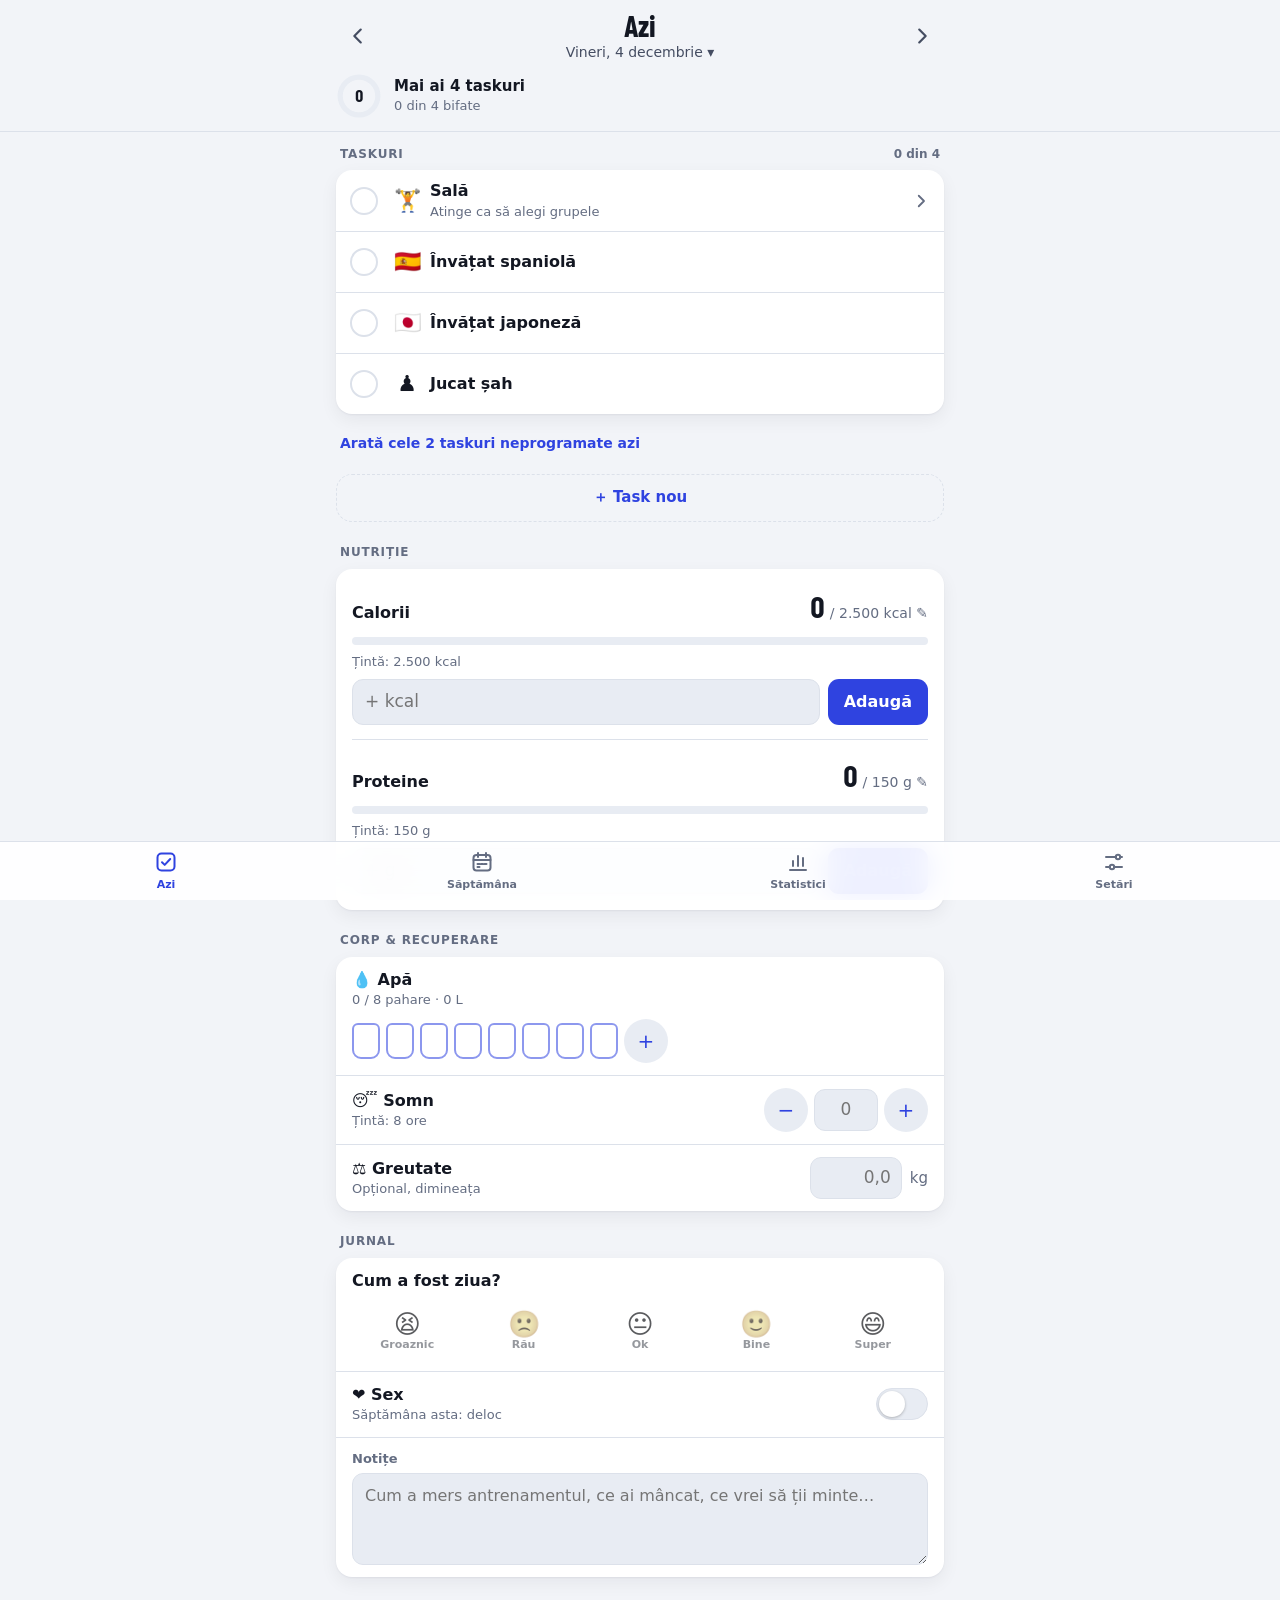
<file: index.html>
<!doctype html>
<html lang="ro">
<head>
<meta charset="utf-8">
<meta name="viewport" content="width=device-width, initial-scale=1, viewport-fit=cover">
<title>Program Zilnic</title>
<meta name="description" content="Programul tău zilnic: taskuri de bifat, sală, alergare, calorii și statistici.">
<meta name="theme-color" content="#F2F4F8" media="(prefers-color-scheme: light)">
<meta name="theme-color" content="#0D1017" media="(prefers-color-scheme: dark)">
<meta name="apple-mobile-web-app-capable" content="yes">
<meta name="mobile-web-app-capable" content="yes">
<meta name="apple-mobile-web-app-status-bar-style" content="default">
<meta name="apple-mobile-web-app-title" content="Program">
<meta name="format-detection" content="telephone=no">
<link rel="apple-touch-icon" href="icons/apple-touch-icon.png">
<link rel="icon" type="image/png" sizes="192x192" href="icons/icon-192.png">
<link rel="manifest" href="manifest.webmanifest">
<link rel="preconnect" href="https://fonts.gstatic.com" crossorigin><link rel="preload" as="style" href="https://fonts.googleapis.com/css2?family=Barlow+Condensed:wght@600;700&display=swap" onload="this.onload=null;this.rel='stylesheet'"><noscript><link rel="stylesheet" href="https://fonts.googleapis.com/css2?family=Barlow+Condensed:wght@600;700&display=swap"></noscript>
<style>:root{color-scheme:light;padding-top:env(safe-area-inset-top,0px);padding-bottom:env(safe-area-inset-bottom,0px)}body{margin:0;font:14px system-ui,sans-serif}img{max-width:100%}[hidden]{display:none!important}</style>
<style>
:root {
  /* Layout: one-column phone logbook — sticky day header, iOS-style grouped lists, fixed tab bar */
  --bg: #F2F4F8;
  --surface: #FFFFFF;
  --surface-2: #E8ECF3;
  --line: #DCE1EA;
  --ink: #131722;
  --ink-2: #454D62;
  --ink-3: #646D82;
  --accent: #2F43E0;
  --accent-ink: #FFFFFF;
  --accent-soft: #E1E5FF;
  --done: #13804A;
  --done-ink: #FFFFFF;
  --done-soft: #DAF1E3;
  --miss: #B4472A;
  --heart: #CF2F66;
  --todo: #8A93A6;
  --scrim: rgba(12, 15, 24, 0.42);
  --shadow: 0 1px 2px rgba(19, 23, 34, 0.05), 0 6px 18px rgba(19, 23, 34, 0.06);
  --font-display: "Barlow Condensed", "Arial Narrow", "Roboto Condensed", system-ui, sans-serif;
  --font-body: -apple-system, BlinkMacSystemFont, "SF Pro Text", system-ui, "Segoe UI", Roboto, "Helvetica Neue", Arial, sans-serif;
  --radius: 16px;
  --radius-sm: 11px;
  --tabbar-h: 58px;
}
@media (prefers-color-scheme: dark) {
  :root:not([data-theme="light"]) {
    --bg: #0D1017;
    --surface: #171B25;
    --surface-2: #232937;
    --line: #2B3242;
    --ink: #EDF0F6;
    --ink-2: #B4BBCC;
    --ink-3: #8D96AA;
    --accent: #8A98FF;
    --accent-ink: #0D1017;
    --accent-soft: #252C57;
    --done: #48C27E;
    --done-ink: #0D1017;
    --done-soft: #163323;
    --miss: #F08A6C;
    --heart: #F2679A;
    --todo: #6B7488;
    --scrim: rgba(0, 0, 0, 0.6);
    --shadow: 0 1px 2px rgba(0, 0, 0, 0.3);
    color-scheme: dark;
  }
}
:root[data-theme="dark"] {
  --bg: #0D1017;
  --surface: #171B25;
  --surface-2: #232937;
  --line: #2B3242;
  --ink: #EDF0F6;
  --ink-2: #B4BBCC;
  --ink-3: #8D96AA;
  --accent: #8A98FF;
  --accent-ink: #0D1017;
  --accent-soft: #252C57;
  --done: #48C27E;
  --done-ink: #0D1017;
  --done-soft: #163323;
  --miss: #F08A6C;
  --heart: #F2679A;
  --todo: #6B7488;
  --scrim: rgba(0, 0, 0, 0.6);
  --shadow: 0 1px 2px rgba(0, 0, 0, 0.3);
  color-scheme: dark;
}

* { box-sizing: border-box; }
html { -webkit-text-size-adjust: 100%; }
body {
  background: var(--bg);
  color: var(--ink);
  font-family: var(--font-body);
  font-size: 16px;
  line-height: 1.4;
  -webkit-font-smoothing: antialiased;
  -webkit-tap-highlight-color: transparent;
}
body.locked { overflow: hidden; }
body::before {
  content: "";
  position: fixed;
  inset: 0 0 auto;
  height: env(safe-area-inset-top, 0px);
  z-index: 20;
  background: var(--bg);
}
button, input, textarea, select { font: inherit; color: inherit; }
button { cursor: pointer; touch-action: manipulation; background: none; border: 0; padding: 0; }
:focus-visible { outline: 2px solid var(--accent); outline-offset: 2px; }
.sr { position: absolute; width: 1px; height: 1px; overflow: hidden; clip: rect(0 0 0 0); white-space: nowrap; }

/* ---------- shell ---------- */
#view {
  min-height: 100%;
  padding-bottom: calc(var(--tabbar-h) + 28px);
}
.page {
  display: flex;
  flex-direction: column;
  gap: 22px;
  max-width: 640px;
  margin: 0 auto;
  padding-left: max(16px, env(safe-area-inset-left, 0px));
  padding-right: max(16px, env(safe-area-inset-right, 0px));
  padding-block: 14px 0;
}
.topbar {
  position: sticky;
  top: env(safe-area-inset-top, 0px);
  z-index: 15;
  background: var(--bg);
  -webkit-backdrop-filter: saturate(1.6) blur(14px);
  backdrop-filter: saturate(1.6) blur(14px);
  border-bottom: 1px solid var(--line);
}
.topbar-in {
  max-width: 640px;
  margin: 0 auto;
  padding-left: max(16px, env(safe-area-inset-left, 0px));
  padding-right: max(16px, env(safe-area-inset-right, 0px));
  padding-block: 10px 12px;
  display: flex;
  flex-direction: column;
  gap: 10px;
}
.title {
  font-family: var(--font-display);
  font-weight: 700;
  font-size: 34px;
  line-height: 1;
  letter-spacing: 0.01em;
  margin: 6px 0 0;
  text-wrap: balance;
}
.daynav { display: grid; grid-template-columns: 44px 1fr 44px; align-items: center; gap: 6px; }
.icon-btn {
  width: 44px; height: 44px;
  display: grid; place-items: center;
  border-radius: 50%;
  color: var(--ink-2);
}
.icon-btn:active { background: var(--surface-2); }
.icon-btn svg { width: 22px; height: 22px; }
.date-pick { position: relative; text-align: center; display: flex; flex-direction: column; align-items: center; min-width: 0; }
.dp-wd {
  font-family: var(--font-display);
  font-weight: 700;
  font-size: 30px;
  line-height: 1;
  letter-spacing: 0.01em;
}
.dp-date { font-size: 14px; color: var(--ink-2); margin-top: 3px; }
.date-pick input[type="date"] {
  position: absolute; inset: 0;
  width: 100%; height: 100%;
  opacity: 0;
  -webkit-appearance: none; appearance: none;
  border: 0;
  cursor: pointer;
}
.pill-link {
  align-self: center;
  font-size: 13px;
  font-weight: 600;
  color: var(--accent);
  background: var(--accent-soft);
  padding: 6px 12px;
  border-radius: 999px;
}

/* progress summary under the date */
.prog { display: grid; grid-template-columns: auto 1fr auto; gap: 12px; align-items: center; }
.ring { width: 46px; height: 46px; position: relative; }
.ring svg { width: 100%; height: 100%; transform: rotate(-90deg); }
.ring .trk { stroke: var(--surface-2); }
.ring .val { stroke: var(--accent); transition: stroke-dashoffset 0.35s ease; }
.ring.full .val { stroke: var(--done); }
.ring b {
  position: absolute; inset: 0;
  display: grid; place-items: center;
  font-family: var(--font-display);
  font-size: 17px;
  font-weight: 700;
  font-variant-numeric: tabular-nums;
}
.ring.pop { animation: pop 0.6s ease; }
@keyframes pop { 0% { transform: scale(1); } 40% { transform: scale(1.18); } 100% { transform: scale(1); } }
.prog-text { display: flex; flex-direction: column; min-width: 0; }
.prog-text b { font-size: 15px; }
.prog-text span { font-size: 13px; color: var(--ink-3); }
.streak {
  font-size: 13px;
  font-weight: 600;
  padding: 6px 10px;
  border-radius: 999px;
  background: var(--surface);
  border: 1px solid var(--line);
  white-space: nowrap;
  font-variant-numeric: tabular-nums;
}

/* ---------- sections & lists ---------- */
.sec { display: flex; flex-direction: column; gap: 8px; }
.sec-label {
  margin: 0 4px;
  font-size: 12px;
  font-weight: 700;
  text-transform: uppercase;
  letter-spacing: 0.07em;
  color: var(--ink-3);
  display: flex;
  justify-content: space-between;
  align-items: baseline;
  gap: 8px;
}
.sec-label span { text-transform: none; letter-spacing: 0; font-weight: 600; }
.list, .card {
  background: var(--surface);
  border-radius: var(--radius);
  box-shadow: var(--shadow);
}
.list { overflow: hidden; }
.card { padding: 16px; display: flex; flex-direction: column; gap: 14px; min-width: 0; }
.list > * + * { border-top: 1px solid var(--line); }
.list-dim .t-name { color: var(--ink-2); }
.empty { margin: 0; padding: 14px 16px; color: var(--ink-3); font-size: 15px; background: var(--surface); border-radius: var(--radius); }
.more {
  align-self: flex-start;
  font-size: 14px;
  font-weight: 600;
  color: var(--accent);
  padding: 6px 4px;
  min-height: 44px;
}
.sec-label .more { min-height: 44px; margin: -14px 0; padding: 0 4px; text-transform: none; letter-spacing: 0; }
.add-row {
  display: flex; align-items: center; justify-content: center; gap: 6px;
  min-height: 48px;
  border-radius: var(--radius);
  border: 1.5px dashed var(--line);
  color: var(--accent);
  font-weight: 600;
  font-size: 15px;
}
.add-row:active { background: var(--surface); }

/* ---------- tasks ---------- */
.task-head { display: grid; grid-template-columns: 56px 1fr; align-items: stretch; min-height: 60px; }
.check {
  display: grid; place-items: center;
  width: 56px;
}
.check i {
  width: 28px; height: 28px;
  border-radius: 50%;
  border: 2px solid var(--line);
  display: grid; place-items: center;
  transition: background 0.15s, border-color 0.15s;
}
.check svg { width: 16px; height: 16px; opacity: 0; transform: scale(0.6); transition: 0.15s; stroke: var(--done-ink); }
.check.on i { background: var(--done); border-color: var(--done); }
.check.on svg { opacity: 1; transform: none; }
.task-main {
  display: grid;
  grid-template-columns: 30px 1fr auto;
  align-items: center;
  gap: 8px;
  padding: 10px 14px 10px 0;
  text-align: left;
  min-width: 0;
}
.t-emoji { font-size: 22px; line-height: 1; text-align: center; }
.t-text { display: flex; flex-direction: column; min-width: 0; }
.t-name { font-size: 16px; font-weight: 600; }
.t-sum { font-size: 13px; color: var(--ink-3); overflow-wrap: anywhere; }
.t-sum b { color: var(--ink-2); font-weight: 600; }
.chev { color: var(--ink-3); display: grid; place-items: center; transition: transform 0.2s; }
.chev svg { width: 18px; height: 18px; }
.task.open .chev { transform: rotate(90deg); }
.task-panel {
  padding: 4px 16px 16px;
  display: flex;
  flex-direction: column;
  gap: 12px;
}
.hint { margin: 0; font-size: 13px; color: var(--ink-3); }
.hint b { color: var(--ink-2); font-weight: 600; }

.chips { display: flex; flex-wrap: wrap; gap: 8px; }
.chip {
  display: inline-flex; align-items: center; gap: 6px;
  min-height: 44px;
  padding: 8px 14px;
  border-radius: 999px;
  background: var(--surface-2);
  font-size: 15px;
  font-weight: 500;
  border: 1.5px solid transparent;
  transition: background 0.12s, color 0.12s;
}
.chip.on { background: var(--accent); color: var(--accent-ink); }
.chip-n { font-size: 12px; font-weight: 700; opacity: 0.75; font-variant-numeric: tabular-nums; }
.chip .x { font-size: 17px; line-height: 1; opacity: 0.6; margin-right: -4px; }

/* fields */
.fields { display: grid; grid-template-columns: repeat(auto-fit, minmax(130px, 1fr)); gap: 10px; }
.field { display: flex; flex-direction: column; gap: 5px; min-width: 0; }
.field > span:first-child { font-size: 13px; color: var(--ink-3); font-weight: 600; }
.input, .input-unit input, textarea.input {
  width: 100%;
  min-width: 0;
  font-size: 17px;
  padding: 10px 12px;
  border: 1px solid var(--line);
  border-radius: var(--radius-sm);
  background: var(--surface-2);
  outline: none;
}
.input:focus, .input-unit input:focus { border-color: var(--accent); background: var(--surface); }
.input-unit { display: flex; align-items: center; gap: 8px; color: var(--ink-3); font-size: 15px; }
.input-unit input { font-variant-numeric: tabular-nums; }
textarea.input { min-height: 92px; resize: vertical; line-height: 1.45; font-size: 16px; }

.sport-rows { display: flex; flex-direction: column; gap: 10px; }
.sport-row {
  display: grid;
  grid-template-columns: minmax(0, 1fr) 96px 96px;
  gap: 8px;
  align-items: center;
}
.sport-row .sr-name { font-weight: 600; font-size: 15px; overflow-wrap: break-word; min-width: 0; }
.sport-row .input-unit input { padding: 8px 10px; font-size: 16px; }

/* ---------- metrics (nutrition etc.) ---------- */
.metric { display: flex; flex-direction: column; gap: 8px; }
.metric + .metric { border-top: 1px solid var(--line); padding-top: 14px; }
.metric-top { display: flex; justify-content: space-between; align-items: baseline; gap: 10px; }
.metric-label { font-weight: 600; font-size: 16px; }
.metric-val { display: inline-flex; align-items: baseline; gap: 5px; color: var(--ink-3); font-size: 14px; text-align: right; min-height: 44px; padding-top: 6px; }
.metric-val b {
  font-family: var(--font-display);
  font-size: 30px;
  font-weight: 700;
  color: var(--ink);
  line-height: 1;
  font-variant-numeric: tabular-nums;
}
.metric-sub { font-size: 13px; color: var(--ink-3); }
.bar { height: 8px; background: var(--surface-2); border-radius: 4px; overflow: hidden; position: relative; }
.bar i { display: block; height: 100%; background: var(--accent); border-radius: 4px; transition: width 0.3s ease; }
.bar.full i { background: var(--done); }
.bar.thick { height: 12px; border-radius: 6px; }
.add { display: grid; grid-template-columns: 1fr auto; gap: 8px; }
.btn {
  min-height: 44px;
  padding: 10px 16px;
  border-radius: var(--radius-sm);
  font-weight: 600;
  font-size: 16px;
  background: var(--surface-2);
  display: inline-flex; align-items: center; justify-content: center; gap: 6px;
}
.btn.primary { background: var(--accent); color: var(--accent-ink); }
.btn.danger { color: var(--miss); }
.btn.block { width: 100%; }
.btn:active { filter: brightness(0.95); }

.row { display: grid; grid-template-columns: 1fr auto; gap: 10px; align-items: center; padding: 12px 16px; min-height: 56px; }
.row-label { display: flex; flex-direction: column; min-width: 0; }
.row-label b { font-weight: 600; font-size: 16px; }
.row-label span { font-size: 13px; color: var(--ink-3); }
.row .input-unit input { width: 92px; text-align: right; padding: 8px 10px; }
.row.stack { grid-template-columns: 1fr; }

.drops { display: flex; flex-wrap: wrap; gap: 6px; align-items: center; }
.drop {
  position: relative;
  width: 28px; height: 36px;
  border-radius: 6px 6px 9px 9px;
  border: 2px solid var(--accent);
  opacity: 0.55;
}
.drop::after { content: ""; position: absolute; inset: -5px -3px; }
.drop.on { background: var(--accent); opacity: 1; }
.drop-plus {
  width: 44px; height: 44px; border-radius: 50%;
  background: var(--surface-2);
  font-size: 20px; line-height: 1;
  color: var(--accent);
}
.stepper { display: flex; align-items: center; gap: 6px; }
.stepper .st {
  width: 44px; height: 44px;
  border-radius: 50%;
  background: var(--surface-2);
  font-size: 20px;
  line-height: 1;
  color: var(--accent);
}
.stepper input { width: 64px !important; text-align: center !important; }

.moods { display: grid; grid-template-columns: repeat(5, 1fr); gap: 6px; }
.mood {
  display: flex; flex-direction: column; align-items: center; gap: 2px;
  padding: 8px 2px;
  border-radius: var(--radius-sm);
  font-size: 26px;
  line-height: 1;
  border: 1.5px solid transparent;
  filter: grayscale(0.6);
  opacity: 0.7;
}
.mood small { font-size: 11px; color: var(--ink-3); font-weight: 600; }
.mood.on { background: var(--accent-soft); border-color: var(--accent); filter: none; opacity: 1; }
.switch {
  width: 52px; height: 32px;
  border-radius: 999px;
  background: var(--surface-2);
  border: 1px solid var(--line);
  position: relative;
  transition: background 0.18s;
  flex: none;
}
.switch::after {
  content: "";
  position: absolute;
  top: 2px; left: 2px;
  width: 26px; height: 26px;
  border-radius: 50%;
  background: #FFFFFF;
  box-shadow: 0 1px 3px rgba(0, 0, 0, 0.25);
  transition: transform 0.18s;
}
.switch::before { content: ""; position: absolute; inset: -7px -4px; }
.switch.on { background: var(--done); border-color: var(--done); }
.switch.on::after { transform: translateX(20px); }
.switch.heart.on { background: var(--heart); border-color: var(--heart); }

/* ---------- week ---------- */
.strip { display: grid; grid-template-columns: repeat(7, 1fr); gap: 4px; }
.sday {
  display: flex; flex-direction: column; align-items: center; gap: 4px;
  padding: 8px 0 6px;
  border-radius: 12px;
  font-size: 12px;
  color: var(--ink-3);
  font-weight: 600;
}
.sday.today { background: var(--surface); box-shadow: var(--shadow); color: var(--ink); }
.sday .ring { width: 34px; height: 34px; }
.sday .ring b { font-size: 13px; }
.card-top { display: flex; gap: 14px; align-items: center; }
.big {
  font-family: var(--font-display);
  font-weight: 700;
  font-size: 44px;
  line-height: 0.9;
  font-variant-numeric: tabular-nums;
  white-space: nowrap;
}
.big small { font-size: 22px; color: var(--ink-3); font-weight: 600; }
.card-top-text { display: flex; flex-direction: column; min-width: 0; }
.card-top-text b { font-size: 16px; }
.card-top-text span { font-size: 13px; color: var(--ink-3); }
.ok { color: var(--done); }
.mgrid { display: grid; grid-template-columns: repeat(auto-fill, minmax(96px, 1fr)); gap: 8px; }
.mtile {
  display: flex; flex-direction: column; gap: 1px;
  padding: 9px 10px;
  border-radius: 12px;
  border: 1.5px dashed var(--line);
  min-width: 0;
}
.mtile.hit { border: 1.5px solid transparent; background: var(--accent-soft); }
.mtile.gone { opacity: 0.6; }
.mt-name { font-weight: 600; font-size: 14px; overflow-wrap: anywhere; }
.mt-count { font-family: var(--font-display); font-size: 22px; font-weight: 700; line-height: 1.05; font-variant-numeric: tabular-nums; }
.mtile:not(.hit) .mt-count { color: var(--ink-3); }
.mt-last { font-size: 11px; color: var(--ink-3); }
.mtile.hit .mt-count { color: var(--accent); }
.srow { display: grid; grid-template-columns: 28px 1fr auto; gap: 8px; align-items: center; font-size: 15px; }
.srow .t-emoji { font-size: 20px; }
.srow span:last-child { color: var(--ink-3); font-size: 13px; text-align: right; font-variant-numeric: tabular-nums; }

.matrix-wrap { overflow-x: auto; margin: 0 -4px; }
.matrix { width: 100%; border-collapse: collapse; font-size: 13px; }
.matrix th { font-weight: 600; color: var(--ink-3); padding: 0 0 8px; font-size: 12px; }
.matrix td { padding: 5px 0; text-align: center; }
.matrix td.tn { text-align: left; padding-right: 6px; max-width: 128px; }
.matrix td.tn span { display: block; overflow: hidden; text-overflow: ellipsis; white-space: nowrap; font-weight: 500; font-size: 14px; }
.matrix td.ratio { text-align: right; color: var(--ink-3); font-variant-numeric: tabular-nums; padding-left: 6px; white-space: nowrap; }
.dot { display: inline-block; width: 16px; height: 16px; border-radius: 50%; vertical-align: middle; }
.dot.done { background: var(--done); }
.dot.miss { border: 2px solid var(--miss); opacity: 0.8; }
.dot.todo { border: 2px solid var(--todo); }
.dot.off { width: 5px; height: 5px; background: var(--line); }
.legend { display: flex; flex-wrap: wrap; gap: 12px; font-size: 12px; color: var(--ink-3); }
.legend span { display: inline-flex; align-items: center; gap: 5px; }
.legend .dot { width: 10px; height: 10px; }
.legend .dot.off { width: 5px; height: 5px; }

.tiles { display: grid; grid-template-columns: repeat(2, minmax(0, 1fr)); gap: 10px; }
.tile {
  background: var(--surface);
  border-radius: var(--radius);
  box-shadow: var(--shadow);
  padding: 12px 14px;
  display: flex; flex-direction: column; gap: 2px;
  min-width: 0;
}
.tile .tl { font-size: 12px; color: var(--ink-3); font-weight: 600; }
.tile .tv {
  font-family: var(--font-display);
  font-size: 30px;
  font-weight: 700;
  line-height: 1.05;
  font-variant-numeric: tabular-nums;
  overflow-wrap: anywhere;
}
.tile .tv small { font-size: 16px; color: var(--ink-3); font-weight: 600; }
.tile .ts { font-size: 12px; color: var(--ink-3); }

/* ---------- stats ---------- */
.seg { display: grid; grid-template-columns: repeat(3, 1fr); background: var(--surface-2); border-radius: 10px; padding: 3px; gap: 2px; }
.seg button { min-height: 44px; padding: 7px 0; border-radius: 8px; font-size: 14px; font-weight: 600; color: var(--ink-2); }
.seg button[aria-pressed="true"] { background: var(--surface); color: var(--ink); box-shadow: 0 1px 3px rgba(0, 0, 0, 0.12); }
.chart { position: relative; }
.chart svg { display: block; width: 100%; height: auto; overflow: visible; }
.chart .gl { stroke: var(--line); stroke-width: 1; }
.chart .ax { fill: var(--ink-3); font-size: 10px; font-family: var(--font-body); }
.chart .bar-m { fill: var(--accent); }
.chart.has-active .bar-m { opacity: 0.45; }
.chart.has-active .bar-m.act { opacity: 1; }
.chart .tgt { stroke: var(--ink-2); stroke-width: 1.5; stroke-dasharray: 4 4; }
.chart .tgt-l { fill: var(--ink-2); font-size: 10px; font-weight: 600; font-family: var(--font-body); paint-order: stroke; stroke: var(--surface); stroke-width: 3px; stroke-linejoin: round; }
.chart .ln { fill: none; stroke: var(--accent); stroke-width: 2; stroke-linejoin: round; stroke-linecap: round; }
.chart .area { fill: var(--accent); opacity: 0.1; }
.chart .mk { fill: var(--accent); stroke: var(--surface); stroke-width: 2; }
.chart .mk.act { r: 6; }
.chart .hit { fill: transparent; cursor: pointer; }
.chart .empty-l { fill: var(--ink-3); font-size: 12px; font-family: var(--font-body); }
.tip {
  position: absolute;
  transform: translate(-50%, -100%);
  background: var(--ink);
  color: var(--bg);
  padding: 6px 9px;
  border-radius: 8px;
  font-size: 12px;
  line-height: 1.3;
  pointer-events: none;
  white-space: nowrap;
  z-index: 3;
  font-variant-numeric: tabular-nums;
}
.tip b { font-size: 14px; }
.chart-meta { display: flex; flex-wrap: wrap; gap: 6px 18px; }
.chart-meta div { display: flex; flex-direction: column; }
.chart-meta span { font-size: 12px; color: var(--ink-3); font-weight: 600; }
.chart-meta b { font-family: var(--font-display); font-size: 24px; line-height: 1.1; font-variant-numeric: tabular-nums; }
.chart-meta b small { font-size: 14px; color: var(--ink-3); }
.card h3 { margin: 0; font-size: 17px; }
.card-h { display: flex; justify-content: space-between; align-items: baseline; gap: 8px; }
.card-h span { font-size: 13px; color: var(--ink-3); }
details.vals summary { font-size: 13px; color: var(--accent); font-weight: 600; cursor: pointer; list-style: none; padding: 13px 0; margin: -13px 0; }
details.vals summary::-webkit-details-marker { display: none; }
details.vals table { width: 100%; border-collapse: collapse; margin-top: 8px; font-size: 13px; font-variant-numeric: tabular-nums; }
details.vals td { padding: 4px 0; border-bottom: 1px solid var(--line); }
details.vals td:last-child { text-align: right; }
.hbars { display: flex; flex-direction: column; gap: 8px; }
.hb { display: grid; grid-template-columns: minmax(70px, 34%) 1fr auto; gap: 10px; align-items: center; font-size: 14px; }
.hb-l { overflow: hidden; text-overflow: ellipsis; white-space: nowrap; }
.hb-track { height: 10px; background: var(--surface-2); border-radius: 5px; overflow: hidden; }
.hb-track i { display: block; height: 100%; background: var(--accent); border-radius: 5px; }
.hb-v { font-variant-numeric: tabular-nums; color: var(--ink-2); font-size: 13px; min-width: 42px; text-align: right; }

/* ---------- settings ---------- */
.set-row { display: grid; grid-template-columns: 1fr auto; align-items: center; gap: 10px; padding: 10px 16px; min-height: 54px; }
.set-row .input-unit input { width: 96px; text-align: right; padding: 8px 10px; }
.set-row .lbl { display: flex; flex-direction: column; min-width: 0; }
.set-row .lbl span { font-size: 13px; color: var(--ink-3); }
.trow { display: grid; grid-template-columns: 1fr auto; align-items: center; min-height: 56px; }
.trow-main { display: grid; grid-template-columns: 30px 1fr; gap: 8px; align-items: center; padding: 8px 0 8px 14px; text-align: left; min-width: 0; }
.trow-main .t-sum { font-size: 13px; }
.trow-act { display: flex; padding-right: 6px; }
.trow-act .icon-btn { width: 44px; height: 44px; }
.trow-act .icon-btn:disabled { opacity: 0.25; }
.inline-add { display: grid; grid-template-columns: 1fr auto; gap: 8px; padding: 12px 16px; }
.inline-add.three { grid-template-columns: 64px 1fr auto; }
.chip-del { padding: 12px 16px; }
.check-inline { display: inline-flex; align-items: center; gap: 6px; font-size: 14px; color: var(--ink-2); min-height: 44px; padding: 0 6px; }
.sp-act { display: flex; gap: 2px; align-items: center; }
.check-inline input { width: 20px; height: 20px; accent-color: var(--accent); }
.note { font-size: 14px; color: var(--ink-2); padding: 12px 16px; margin: 0; line-height: 1.5; }
.note ol { margin: 6px 0 0; padding-left: 20px; }
.note a { color: var(--accent); font-weight: 600; overflow-wrap: anywhere; }
.badge {
  display: inline-block;
  font-size: 12px;
  font-weight: 700;
  padding: 3px 8px;
  border-radius: 999px;
  background: var(--done-soft);
  color: var(--done);
}
.foot { text-align: center; font-size: 12px; color: var(--ink-3); margin: 4px 0 0; }
.install {
  display: grid; grid-template-columns: 1fr auto; gap: 8px; align-items: start;
  background: var(--accent-soft);
  border-radius: var(--radius);
  padding: 12px 8px 12px 14px;
  font-size: 14px;
}
.install b { display: block; margin-bottom: 2px; }
.install b.il { display: inline; margin: 0; }
.install-warn { margin: 8px 0 0; }
.install-act { margin-top: 10px; }
.install-act .btn { background: var(--surface); }
.btn.danger-fill { background: var(--miss); color: var(--accent-ink); }
.ro-banner { background: var(--miss); color: var(--accent-ink); font-size: 14px; font-weight: 600; text-align: center; padding: 8px 16px; }
.load-err { display: flex; flex-direction: column; gap: 12px; align-items: center; }
.load-err p { margin: 0; }

/* ---------- tab bar ---------- */
.tabbar {
  position: fixed;
  left: 0; right: 0; bottom: 0;
  z-index: 30;
  display: grid;
  grid-template-columns: repeat(4, 1fr);
  padding-left: max(8px, env(safe-area-inset-left, 0px));
  padding-right: max(8px, env(safe-area-inset-right, 0px));
  padding-bottom: env(safe-area-inset-bottom, 0px);
  background: var(--surface);
  -webkit-backdrop-filter: saturate(1.6) blur(16px);
  backdrop-filter: saturate(1.6) blur(16px);
  border-top: 1px solid var(--line);
}
.tabbar button {
  height: var(--tabbar-h);
  display: flex; flex-direction: column; align-items: center; justify-content: center; gap: 3px;
  font-size: 11px;
  font-weight: 600;
  color: var(--ink-3);
}
.tabbar svg { width: 24px; height: 24px; }
.tabbar button[aria-selected="true"] { color: var(--accent); }

@supports (background: color-mix(in srgb, red 50%, transparent)) {
  .topbar { background: color-mix(in srgb, var(--bg) 88%, transparent); }
  .tabbar { background: color-mix(in srgb, var(--surface) 90%, transparent); }
}

/* ---------- sheet, toast, loading ---------- */
.sheet-wrap { position: fixed; inset: 0; z-index: 50; display: flex; flex-direction: column; justify-content: flex-end; }
.scrim { position: absolute; inset: 0; background: var(--scrim); animation: fade 0.2s ease; cursor: pointer; }
.sheet {
  position: relative;
  background: var(--bg);
  border-radius: 20px 20px 0 0;
  max-height: 90%;
  overflow-y: auto;
  -webkit-overflow-scrolling: touch;
  overscroll-behavior: contain;
  padding-left: max(16px, env(safe-area-inset-left, 0px));
  padding-right: max(16px, env(safe-area-inset-right, 0px));
  padding-bottom: calc(env(safe-area-inset-bottom, 0px) + 20px);
  animation: up 0.24s cubic-bezier(0.2, 0.8, 0.2, 1);
  width: 100%;
  max-width: 640px;
  margin: 0 auto;
}
.sheet-grab { width: 38px; height: 5px; border-radius: 3px; background: var(--line); margin: 8px auto 0; }
.sheet-head { display: grid; grid-template-columns: 1fr 44px; align-items: center; padding: 6px 0 4px; }
.sheet-head h2 { margin: 0; font-size: 20px; }
.sheet-body { display: flex; flex-direction: column; gap: 16px; padding-top: 6px; }
.sheet-body p { margin: 0; color: var(--ink-2); }
.form { display: flex; flex-direction: column; gap: 16px; }
.emoji-row { display: grid; grid-template-columns: 64px 1fr; gap: 10px; align-items: start; }
.emoji-row .input { text-align: center; font-size: 24px; padding: 6px; }
.emoji-picks { display: flex; flex-wrap: wrap; gap: 4px; }
.emoji-picks button { width: 44px; height: 44px; font-size: 22px; border-radius: 10px; }
.emoji-picks button:active { background: var(--surface-2); }
.radios { display: flex; flex-direction: column; background: var(--surface); border-radius: var(--radius-sm); overflow: hidden; }
.radios label { display: flex; gap: 10px; align-items: center; padding: 12px 14px; font-size: 15px; }
.radios label + label { border-top: 1px solid var(--line); }
.radios input { width: 20px; height: 20px; accent-color: var(--accent); }
.presets { display: flex; flex-wrap: wrap; gap: 6px; }
.presets button { font-size: 13px; font-weight: 600; color: var(--accent); padding: 8px 10px; min-height: 44px; }
.daychips .chip { min-width: 44px; justify-content: center; }
.btn-row { display: flex; flex-direction: column; gap: 8px; }
.toast {
  position: fixed;
  left: 50%;
  bottom: calc(var(--tabbar-h) + env(safe-area-inset-bottom, 0px) + 12px);
  transform: translateX(-50%);
  z-index: 60;
  background: var(--ink);
  color: var(--bg);
  border-radius: 14px;
  padding: 10px 10px 10px 16px;
  display: flex; align-items: center; gap: 12px;
  font-size: 15px;
  max-width: calc(100% - 32px);
  width: max-content;
  box-shadow: 0 8px 24px rgba(0, 0, 0, 0.25);
  animation: up 0.2s ease;
}
.toast button { color: var(--accent-soft); font-weight: 700; padding: 6px 8px; white-space: nowrap; }
.loading { display: grid; place-items: center; min-height: 60vh; color: var(--ink-3); font-size: 15px; text-align: center; padding: 24px; }
body.locked .toast { bottom: auto; top: calc(env(safe-area-inset-top, 0px) + 12px); }
@keyframes up { from { transform: translateY(24px); opacity: 0; } to { transform: none; opacity: 1; } }
.toast { animation-name: tup; }
@keyframes tup { from { transform: translate(-50%, 16px); opacity: 0; } to { transform: translate(-50%, 0); opacity: 1; } }
@keyframes fade { from { opacity: 0; } to { opacity: 1; } }
@media (prefers-reduced-motion: reduce) {
  *, *::before, *::after { animation: none !important; transition: none !important; }
}
@media (max-width: 359px) {
  .sport-row { grid-template-columns: 1fr 1fr; }
  .sport-row .sr-name { grid-column: 1 / -1; }
  .matrix td.tn { max-width: 92px; }
  .matrix .dot:not(.off) { width: 13px; height: 13px; }
}
@media (min-width: 560px) {
  .tiles { grid-template-columns: repeat(4, minmax(0, 1fr)); }
}

</style>
</head>
<body>
<main id="view" tabindex="-1"><div class="loading" id="loading">Se încarcă programul…</div></main>
<nav class="tabbar" role="tablist" aria-label="Secțiuni">
  <button type="button" role="tab" data-tab="azi" aria-selected="true">
    <svg viewBox="0 0 24 24" fill="none" stroke="currentColor" stroke-width="2" stroke-linecap="round" stroke-linejoin="round" aria-hidden="true"><rect x="3.5" y="3.5" width="17" height="17" rx="4"/><path d="m8 12.2 2.7 2.7L16.2 9"/></svg>
    <span>Azi</span>
  </button>
  <button type="button" role="tab" data-tab="saptamana" aria-selected="false">
    <svg viewBox="0 0 24 24" fill="none" stroke="currentColor" stroke-width="2" stroke-linecap="round" stroke-linejoin="round" aria-hidden="true"><rect x="3.5" y="5" width="17" height="15.5" rx="3"/><path d="M3.5 10h17M8 3v4M16 3v4"/><path d="M7.5 14h2M11 14h2M14.5 14h2M7.5 17h2"/></svg>
    <span>Săptămâna</span>
  </button>
  <button type="button" role="tab" data-tab="statistici" aria-selected="false">
    <svg viewBox="0 0 24 24" fill="none" stroke="currentColor" stroke-width="2" stroke-linecap="round" stroke-linejoin="round" aria-hidden="true"><path d="M4 20h16"/><path d="M7 16v-5M12 16V6M17 16v-8"/></svg>
    <span>Statistici</span>
  </button>
  <button type="button" role="tab" data-tab="setari" aria-selected="false">
    <svg viewBox="0 0 24 24" fill="none" stroke="currentColor" stroke-width="2" stroke-linecap="round" stroke-linejoin="round" aria-hidden="true"><path d="M4 7h10M18 7h2M4 17h4M12 17h8"/><circle cx="16" cy="7" r="2.2"/><circle cx="10" cy="17" r="2.2"/></svg>
    <span>Setări</span>
  </button>
</nav>
<div id="sheet-root"></div>
<div id="toast-root" aria-live="polite"></div>
<input type="file" id="importFile" accept=".json,application/json" data-change="importFile" hidden>

<script>
(() => {
'use strict';

const APP_VERSION = '1.2.0';
const LS_KEY = 'programzilnic.v1';
const LS_UI = 'programzilnic.ui';
const NOTE_MAX = 4000;
const HOSTED_URL = 'https://centoser-ai.github.io/pogram-zilnic/';

/* ================= helpers ================= */
const $ = (s, r = document) => r.querySelector(s);
const $$ = (s, r = document) => Array.from(r.querySelectorAll(s));
const esc = (s) => String(s ?? '').replace(/[&<>"']/g, (c) => ({ '&': '&amp;', '<': '&lt;', '>': '&gt;', '"': '&quot;', "'": '&#39;' }[c]));
const uid = () => Math.random().toString(36).slice(2, 9);
const clone = (o) => JSON.parse(JSON.stringify(o));
const clamp = (v, a, b) => Math.min(b, Math.max(a, v));
const sum = (a) => a.reduce((x, y) => x + y, 0);
const avg = (a) => (a.length ? sum(a) / a.length : null);
const cap = (s) => s.charAt(0).toUpperCase() + s.slice(1);
const wait = (ms) => new Promise((r) => setTimeout(r, ms));
const slug = (s) => String(s).toLowerCase().normalize('NFD').replace(/[̀-ͯ]/g, '')
  .replace(/[^a-z0-9]+/g, '-').replace(/^-+|-+$/g, '') || uid();
const NB = ' ';

/* ================= dates (local time, Monday-first weeks) ================= */
const DOW_SHORT = ['D', 'L', 'Ma', 'Mi', 'J', 'V', 'S'];
const DOW_LONG = ['duminică', 'luni', 'marți', 'miercuri', 'joi', 'vineri', 'sâmbătă'];
const WEEK_ORDER = [1, 2, 3, 4, 5, 6, 0];
const MONTHS = ['ianuarie', 'februarie', 'martie', 'aprilie', 'mai', 'iunie', 'iulie', 'august', 'septembrie', 'octombrie', 'noiembrie', 'decembrie'];
const MONTHS_SHORT = ['ian', 'feb', 'mar', 'apr', 'mai', 'iun', 'iul', 'aug', 'sep', 'oct', 'noi', 'dec'];
const MONTH_INITIAL = ['I', 'F', 'M', 'A', 'M', 'I', 'I', 'A', 'S', 'O', 'N', 'D'];
const pad = (n) => String(n).padStart(2, '0');
const keyOf = (d) => `${d.getFullYear()}-${pad(d.getMonth() + 1)}-${pad(d.getDate())}`;
const parseKey = (k) => { const [y, m, d] = k.split('-').map(Number); return new Date(y, m - 1, d, 12); };
const isKey = (k) => typeof k === 'string' && /^\d{4}-\d{2}-\d{2}$/.test(k);
const isRealKey = (k) => isKey(k) && keyOf(parseKey(k)) === k;
const todayKey = () => keyOf(new Date());
const addDays = (k, n) => { const d = parseKey(k); d.setDate(d.getDate() + n); return keyOf(d); };
const dowOf = (k) => parseKey(k).getDay();
const weekStart = (k) => addDays(k, -((dowOf(k) + 6) % 7));
const weekKeys = (k) => { const s = weekStart(k); return Array.from({ length: 7 }, (_, i) => addDays(s, i)); };
const daysBetween = (a, b) => Math.round((parseKey(b) - parseKey(a)) / 86400000);
const monthKeys = (y, m) => { const n = new Date(y, m + 1, 0).getDate(); return Array.from({ length: n }, (_, i) => keyOf(new Date(y, m, i + 1, 12))); };
function isoWeek(k) {
  const d = parseKey(k);
  d.setDate(d.getDate() + 3 - ((d.getDay() + 6) % 7));
  const w1 = new Date(d.getFullYear(), 0, 4, 12);
  return 1 + Math.round(((d - w1) / 86400000 - 3 + ((w1.getDay() + 6) % 7)) / 7);
}
const shortDate = (k) => { const d = parseKey(k); return `${d.getDate()} ${MONTHS_SHORT[d.getMonth()]}`; };
function rangeLabel(a, b) {
  const da = parseKey(a), db = parseKey(b);
  const y = db.getFullYear() !== new Date().getFullYear() ? ` ${db.getFullYear()}` : '';
  if (da.getMonth() === db.getMonth()) return `${da.getDate()} – ${db.getDate()} ${MONTHS[db.getMonth()]}${y}`;
  return `${da.getDate()} ${MONTHS_SHORT[da.getMonth()]} – ${db.getDate()} ${MONTHS_SHORT[db.getMonth()]}${y}`;
}
const isCurrentWeek = (k) => weekStart(k) === weekStart(todayKey());
const weekWord = (k) => (isCurrentWeek(k) ? 'săptămâna asta' : 'în săptămâna aceea');

/* ================= Romanian numbers & plurals ================= */
const NF = [0, 1, 2].map((d) => new Intl.NumberFormat('ro-RO', { maximumFractionDigits: d }));
const fmt = (v, d = 1) => (v == null || !isFinite(v) ? '—' : NF[d].format(v));
const inputVal = (v) => (v == null ? '' : String(v).replace('.', ','));
function plural(n, one, many) {
  const r = Math.abs(n) % 100;
  const de = Math.abs(n) >= 20 && (r === 0 || r >= 20);
  return n === 1 ? `1${NB}${one}` : `${fmt(n, 2)}${NB}${de ? `de${NB}` : ''}${many}`;
}
const noun = (n, one, many) => plural(n, one, many).split(NB).slice(1).join(NB);
const ori = (n) => (n === 0 ? 'deloc' : n === 1 ? 'o dată' : `de${NB}${plural(n, 'oară', 'ori')}`);
function parseNum(str, int = false) {
  if (str == null) return null;
  let s = String(str).trim().replace(/\s+/g, '');
  if (!s) return null;
  if (int && /^\d{1,3}([.,]\d{3})+$/.test(s)) s = s.replace(/[.,]/g, '');
  s = s.replace(',', '.');
  const v = Number(s);
  if (!isFinite(v) || v < 0) return null;
  return int ? Math.round(v) : Math.round(v * 100) / 100;
}
function relDay(k) {
  const n = daysBetween(k, todayKey());
  if (n === 0) return 'azi';
  if (n === 1) return 'ieri';
  if (n > 1) return `acum ${plural(n, 'zi', 'zile')}`;
  return shortDate(k);
}
function fmtMin(m) {
  if (!m) return '';
  const h = Math.floor(m / 60), r = Math.round(m % 60);
  return h ? `${h}${NB}h${r ? ` ${r}${NB}min` : ''}` : `${r}${NB}min`;
}
function fmtPace(km, min) {
  if (!km || !min) return '';
  const sec = Math.round((min * 60) / km);
  return `${Math.floor(sec / 60)}:${pad(sec % 60)}${NB}/km`;
}
const compact = (v) => (v >= 1000 ? `${fmt(v / 1000, 2)}k` : fmt(v, v % 1 ? 2 : 0));
// km still missing to the weekly minimum, rounded up to 100 m so it never reads "0 km"
const kmLeft = (km, goal) => { const l = Math.round((goal - km) * 100) / 100; return l <= 0 ? 0 : Math.ceil(l * 10 - 1e-9) / 10; };
const kmReached = (km, goal) => goal > 0 && kmLeft(km, goal) === 0;

/* ================= defaults & state ================= */
const DEFAULT_MUSCLES = ['Piept', 'Spate', 'Umeri', 'Biceps', 'Triceps', 'Trapez', 'Abdomen', 'Picioare', 'Fesieri', 'Gambe', 'Antebrațe'];
const DEFAULT_SPORTS = [
  ['Box', '🥊', 0], ['Dans', '💃', 0], ['Bicicletă', '🚴', 1], ['Înot', '🏊', 0], ['Yoga', '🧘', 0],
  ['Fotbal', '⚽', 0], ['Tenis', '🎾', 0], ['Baschet', '🏀', 0], ['Volei', '🏐', 0], ['Drumeție', '🥾', 1],
  ['Pilates', '🤸', 0], ['Stretching', '🙆', 0], ['Arte marțiale', '🥋', 0], ['Escaladă', '🧗', 0],
  ['Role', '🛼', 1], ['Schi', '⛷️', 0],
];
const ALL_DAYS = [0, 1, 2, 3, 4, 5, 6];
const TYPE_LABEL = { check: 'Bifă simplă', num: 'Cu valoare', gym: 'Sală · grupe musculare', run: 'Alergare · km', sport: 'Alt sport · din listă' };
const MOODS = [[1, '😫', 'Groaznic'], [2, '🙁', 'Rău'], [3, '😐', 'Ok'], [4, '🙂', 'Bine'], [5, '😄', 'Super']];
const EMOJI_PICKS = ['✅', '📚', '🇪🇸', '🇯🇵', '🇬🇧', '♟️', '🧘', '💊', '🦷', '🧹', '🎸', '🎹', '✍️', '💻', '🙏', '🚿', '🌱', '🐕', '📵', '🧠', '🥗', '😴', '🚶', '💰'];
const GOAL_MAX = { kmWeek: 500, gymWeek: 21, kcal: 10000, protein: 500, water: 30, sleep: 24, steps: 100000 };
const DAY_RANGES = { kcal: [0, 20000], protein: [0, 1000], water: [0, 50], sleep: [0, 24], weight: [1, 500], steps: [1, 300000], mood: [1, 5] };
const KINDS = new Set(['gym', 'run', 'sport', 'num', 'chk']);
const FIRST_SCHED = '0000-01-01';

function defaultSettings() {
  return {
    goals: { kmWeek: 20, gymWeek: 3, kcal: 2500, protein: 150, water: 8, sleep: 8, steps: 10000 },
    tasks: [
      { id: 'gym', type: 'gym', name: 'Sală', emoji: '🏋️', days: [1, 3, 5] },
      { id: 'run', type: 'run', name: 'Alergare', emoji: '🏃', days: [2, 4, 6] },
      { id: 'sport', type: 'sport', name: 'Alt sport', emoji: '🥊', days: [] },
      { id: 'spaniola', type: 'check', name: 'Învățat spaniolă', emoji: '🇪🇸', days: ALL_DAYS.slice() },
      { id: 'japoneza', type: 'check', name: 'Învățat japoneză', emoji: '🇯🇵', days: ALL_DAYS.slice() },
      { id: 'sah', type: 'check', name: 'Jucat șah', emoji: '♟️', days: ALL_DAYS.slice() },
    ],
    muscles: DEFAULT_MUSCLES.map((n) => ({ id: slug(n), name: n })),
    sports: DEFAULT_SPORTS.map(([n, e, km]) => ({ id: slug(n), name: n, emoji: e, km: !!km })),
    modules: { nutrition: true, water: true, sleep: true, weight: true, steps: false, mood: true, sex: true, notes: true },
    start: todayKey(),
  };
}

const numIn = (v, lo, hi) => (typeof v === 'number' && isFinite(v) && v >= lo && v <= hi ? v : undefined);
const dayList = (a) => (Array.isArray(a) ? [...new Set(a.filter((d) => Number.isInteger(d) && d >= 0 && d <= 6))] : []);
function cleanEntry(e) {
  if (!e || typeof e !== 'object' || !KINDS.has(e.k)) return null;
  const o = { k: e.k };
  if (e.d === true) o.d = true;
  if (e.auto === true && o.d) o.auto = true;
  if (e.off === true && !o.d) o.off = true;
  if (Array.isArray(e.m)) { const m = e.m.filter((x) => typeof x === 'string'); if (m.length) o.m = m; }
  const km = numIn(e.km, 0.01, 1000); if (km !== undefined) o.km = km;
  const min = numIn(e.min, 1, 1440); if (min !== undefined) o.min = min;
  const v = numIn(e.v, 0, 1e7); if (v !== undefined) o.v = v;
  if (Array.isArray(e.s)) {
    const s = e.s.filter((x) => x && typeof x.id === 'string').map((x) => {
      const r = { id: x.id };
      const mm = numIn(x.min, 1, 1440); if (mm !== undefined) r.min = mm;
      const kk = numIn(x.km, 0.01, 1000); if (kk !== undefined) r.km = kk;
      return r;
    });
    if (s.length) o.s = s;
  }
  return o.d || o.m || o.km != null || o.min != null || o.v != null || o.s ? o : null;
}
function cleanImportedDay(d) {
  const o = {};
  if (!d || typeof d !== 'object') return o;
  for (const [f, [lo, hi]] of Object.entries(DAY_RANGES)) { const v = numIn(d[f], lo, hi); if (v !== undefined) o[f] = v; }
  if (o.mood != null && !Number.isInteger(o.mood)) delete o.mood;
  if (d.sex === true) o.sex = true;
  if (typeof d.note === 'string' && d.note.trim()) o.note = d.note.slice(0, NOTE_MAX);
  if (d.t && typeof d.t === 'object') {
    const t = {};
    for (const [id, e] of Object.entries(d.t)) { const c = cleanEntry(e); if (c) t[id] = c; }
    if (Object.keys(t).length) o.t = t;
  }
  return o;
}

function normalize(raw) {
  const def = defaultSettings();
  const src = raw && typeof raw === 'object' ? raw : {};
  const st = src.settings && typeof src.settings === 'object' ? src.settings : {};
  const goals = { ...def.goals };
  if (st.goals && typeof st.goals === 'object') {
    for (const g of Object.keys(goals)) { const v = numIn(st.goals[g], 0, GOAL_MAX[g]); if (v !== undefined) goals[g] = v; }
  }
  const tasks = Array.isArray(st.tasks)
    ? st.tasks.filter((t) => t && typeof t === 'object' && t.id && t.name && TYPE_LABEL[t.type]).map((t) => {
      const o = { id: String(t.id), type: t.type, name: String(t.name).slice(0, 60), emoji: String(t.emoji || '✅').slice(0, 16), days: dayList(t.days) };
      if (isRealKey(t.since)) o.since = t.since;
      if (Array.isArray(t.sched)) {
        const sched = t.sched.filter((s) => s && isKey(s.from)).map((s) => ({ from: s.from, days: dayList(s.days) })).sort((a, b) => (a.from < b.from ? -1 : 1));
        if (sched.length) o.sched = sched;
      }
      if (t.type === 'num') { o.unit = String(t.unit || '').slice(0, 20); o.target = numIn(t.target, 0.01, 1e7) ?? null; }
      return o;
    })
    : def.tasks;
  const listOf = (arr, fallback, mapper) => (Array.isArray(arr) ? arr.filter((x) => x && typeof x === 'object' && x.id && x.name).map(mapper) : fallback);
  const muscles = listOf(st.muscles, def.muscles, (m) => ({ id: String(m.id), name: String(m.name).slice(0, 40), ...(m.hidden === true ? { hidden: true } : {}) }));
  const sports = listOf(st.sports, def.sports, (s) => ({ id: String(s.id), name: String(s.name).slice(0, 40), emoji: String(s.emoji || '🏅').slice(0, 16), km: !!s.km, ...(s.hidden === true ? { hidden: true } : {}) }));
  const modules = { ...def.modules };
  if (st.modules && typeof st.modules === 'object') for (const m of Object.keys(modules)) if (typeof st.modules[m] === 'boolean') modules[m] = st.modules[m];
  const days = {};
  if (src.days && typeof src.days === 'object') {
    for (const [k, d] of Object.entries(src.days)) {
      if (!isRealKey(k)) continue;
      const c = cleanImportedDay(d);
      if (Object.keys(c).length) days[k] = c;
    }
  }
  const orphanName = (id) => cap(String(id).replace(/-/g, ' ').slice(0, 40));
  for (const d of Object.values(days)) {
    for (const e of Object.values(d.t || {})) {
      for (const s of e.s || []) if (!sports.some((x) => x.id === s.id)) sports.push({ id: s.id, name: orphanName(s.id), emoji: '🏅', km: true, hidden: true });
      for (const m of e.m || []) if (!muscles.some((x) => x.id === m)) muscles.push({ id: m, name: orphanName(m), hidden: true });
    }
  }
  // start only gets inferred for data that never had one; afterwards it stays put
  const firstDay = Object.keys(days).sort()[0];
  let start = isRealKey(st.start) ? st.start : (firstDay || def.start);
  if (start > todayKey()) start = todayKey();
  return { v: 1, settings: { goals, tasks, muscles, sports, modules, start }, days };
}

let state = normalize(null);
const ui = {
  tab: 'azi', date: todayKey(), followToday: true, week: todayKey(),
  statsMode: 'week', statsAnchor: todayKey(), expanded: new Set(), showUns: null, remoteDirty: false,
};
const S = () => state.settings;
const visMuscles = () => S().muscles.filter((m) => !m.hidden);
const visSports = () => S().sports.filter((s) => !s.hidden);
const taskById = (id) => S().tasks.find((t) => t.id === id);
const dayOf = (k) => state.days[k] || {};
const entryOf = (k, id) => dayOf(k).t?.[id];
const isDone = (k, id) => !!entryOf(k, id)?.d;
function daysAt(t, k) {
  if (!t.sched?.length) return t.days;
  let d = [];
  for (const s of t.sched) if (s.from <= k) d = s.days;
  return d;
}
const isScheduled = (t, k) => k >= state.settings.start && daysAt(t, k).includes(dowOf(k)) && (!t.since || t.since <= k);
const KIND = { gym: 'gym', run: 'run', sport: 'sport', num: 'num', check: 'chk' };
const isStandalone = () => window.navigator.standalone === true || !!window.matchMedia?.('(display-mode: standalone)').matches;

/* ================= persistence ================= */
const timers = new Map();
function debounce(id, ms, fn) {
  const prev = timers.get(id);
  if (prev) clearTimeout(prev.t);
  const t = setTimeout(() => { timers.delete(id); fn(); }, ms);
  timers.set(id, { t, fn });
}
// runs every pending save now, including saves those callbacks schedule themselves
function flushAll() {
  for (let guard = 0; timers.size && guard < 200; guard++) {
    const [id, { t, fn }] = timers.entries().next().value;
    clearTimeout(t);
    timers.delete(id);
    fn();
  }
}

const NO_RETRY = new Set(['invalid_argument', 'resource_exhausted', 'quota_exceeded', 'revoked', 'not_granted', 'capability_disabled', 'capability_removed', 'transform_error']);
const dayDocId = (k) => `d-${k}`;

const Store = {
  mode: 'local',
  framed: false,
  readonly: false,
  db: null,
  uid: null,
  dl: null,
  unsub: null,
  chains: new Map(),
  inflight: new Set(),
  dirty: new Set(),
  async init() {
    const c = window.claude;
    if (!c || typeof c.use !== 'function') return;
    this.framed = true;
    try {
      const [db, user, dl] = await Promise.all([c.use('db'), c.use('user'), c.use('downloads')]);
      this.dl = dl;
      if (db && user) {
        const id = await user.id();
        if (id) { this.db = db; this.uid = id; this.mode = 'cloud'; }
      }
    } catch (e) { console.warn('capabilities', e); }
  },
  readLocal() {
    try { const raw = localStorage.getItem(LS_KEY); return raw ? JSON.parse(raw) : null; } catch (e) { return null; }
  },
  // cloud edits not yet confirmed by the store, kept on the device until they are
  outboxKey() { return `programzilnic.outbox.${this.uid}`; },
  readOutbox() { try { return JSON.parse(localStorage.getItem(this.outboxKey()) || '{}') || {}; } catch (e) { return {}; } },
  writeOutbox(o) {
    try { if (Object.keys(o).length) localStorage.setItem(this.outboxKey(), JSON.stringify(o)); else localStorage.removeItem(this.outboxKey()); }
    catch (e) { /* storage full or blocked: the in-memory retry still runs */ }
  },
  bodyFor(docId) {
    if (docId === 'settings') return { settings: clone(state.settings), app: 'program-zilnic', v: 1 };
    const day = state.days[docId.slice(2)];
    return day ? { day: clone(day) } : null;
  },
  stage(docId) { const o = this.readOutbox(); o[docId] = this.bodyFor(docId); this.writeOutbox(o); },
  unstage(docId, body) {
    const o = this.readOutbox();
    if (docId in o && JSON.stringify(o[docId]) === JSON.stringify(body)) { delete o[docId]; this.writeOutbox(o); }
  },
  writeLocal() {
    try { localStorage.setItem(LS_KEY, JSON.stringify(state)); }
    catch (e) { toast('Nu am putut salva pe telefon. Fă un backup din Setări.'); }
  },
  col() { return this.db.collection(`data/users/${this.uid}`); },
  async getAll() {
    try { return await this.col().get(); }
    catch (e) {
      if (NO_RETRY.has(e?.code)) throw e;
      await wait(700 + Math.random() * 900);
      return this.col().get();
    }
  },
  async load() {
    if (this.mode !== 'cloud') return this.readLocal();
    const snap = await this.getAll();
    if (snap.empty) {
      const local = this.readLocal();
      return local ? { ...local, migrated: true } : null;
    }
    const out = { settings: null, days: {} };
    for (const d of snap.docs) {
      const body = clone(d.data() || {});
      if (d.id === 'settings') out.settings = body.settings;
      else if (d.id.startsWith('d-') && body.day && typeof body.day === 'object') out.days[d.id.slice(2)] = body.day;
    }
    // edits that never reached the store last time win over what it has
    const pending = this.readOutbox();
    for (const [id, body] of Object.entries(pending)) {
      if (id === 'settings') { if (body?.settings) out.settings = body.settings; }
      else if (id.startsWith('d-') && isRealKey(id.slice(2))) { if (body?.day) out.days[id.slice(2)] = body.day; else delete out.days[id.slice(2)]; }
    }
    out.replay = Object.keys(pending);
    return out;
  },
  // live updates from another device or tab
  subscribe() {
    if (this.mode !== 'cloud' || this.unsub) return;
    try {
      this.unsub = this.col().onSnapshot((snap) => {
        let changed = false;
        const pending = this.readOutbox();
        for (const ch of snap.docChanges()) {
          const id = ch.doc.id;
          if (ch.doc.metadata?.hasPendingWrites || timers.has(id) || this.inflight.has(id) || this.dirty.has(id) || id in pending) continue;
          if (id === 'settings') {
            if (ch.type === 'removed') continue;
            const body = clone(ch.doc.data() || {});
            if (!body.settings) continue;
            const next = normalize({ settings: body.settings, days: state.days }).settings;
            const cur = normalize({ settings: state.settings, days: state.days }).settings;
            if (JSON.stringify(next) !== JSON.stringify(cur)) { state.settings = next; changed = true; }
          } else if (id.startsWith('d-') && isRealKey(id.slice(2))) {
            const k = id.slice(2);
            const day = ch.type === 'removed' ? {} : cleanImportedDay(clone(ch.doc.data() || {}).day);
            if (JSON.stringify(day) !== JSON.stringify(cleanImportedDay(state.days[k]))) {
              if (Object.keys(day).length) state.days[k] = day; else delete state.days[k];
              changed = true;
            }
          }
        }
        if (changed) remoteChanged();
      }, (e) => {
        console.warn('sync stopped', e);
        this.unsub = null;
        if (e?.code === 'revoked' || e?.code === 'not_granted') { this.setReadonly(); return; }
        if (!NO_RETRY.has(e?.code)) setTimeout(() => this.subscribe(), 1500 + Math.random() * 1500);
      });
    } catch (e) { console.warn('subscribe', e); }
  },
  writeDoc(docId) {
    if (this.readonly) return Promise.resolve();
    const prev = this.chains.get(docId) || Promise.resolve();
    const run = async (retry) => {
      const ref = this.col().doc(docId);
      const body = this.bodyFor(docId);
      try {
        if (body) await ref.set(body); else await ref.delete();
        this.unstage(docId, body);
      } catch (e) {
        if (!retry && !NO_RETRY.has(e?.code)) { await wait(600 + Math.random() * 900); return run(true); }
        throw e;
      }
    };
    const next = prev.then(async () => {
      this.inflight.add(docId);
      try { await run(false); this.dirty.delete(docId); }
      finally { this.inflight.delete(docId); }
    }).catch((e) => {
      console.warn('save failed', docId, e);
      if (e?.code === 'revoked' || e?.code === 'not_granted') { this.setReadonly(); return; }
      this.dirty.add(docId);
      if (e?.code === 'quota_exceeded') toast('Spațiul de date e plin. Exportă un backup din Setări.');
      else if (e?.code === 'invalid_argument') toast('Ziua asta are prea mult text ca să fie salvată. Scurtează notița.');
      else toast('Nu am putut salva. Reîncerc când revine conexiunea.');
    });
    this.chains.set(docId, next);
    return next;
  },
  retryDirty() { if (this.mode === 'cloud') for (const id of [...this.dirty]) this.writeDoc(id); },
  setReadonly() {
    if (this.readonly) return;
    this.readonly = true;
    toast('Nu mai poți salva modificări aici.');
    render();
  },
  saveDay(k) {
    if (this.mode !== 'cloud') return debounce('local', 250, () => this.writeLocal());
    const id = dayDocId(k);
    this.stage(id);
    debounce(id, 600, () => this.writeDoc(id));
  },
  saveSettings() {
    if (this.mode !== 'cloud') return debounce('local', 250, () => this.writeLocal());
    this.stage('settings');
    debounce('settings', 500, () => this.writeDoc('settings'));
  },
  // writes everything; prevDays are day keys that existed before an import or reset
  async saveAll(prevDays = []) {
    flushAll();
    if (this.mode !== 'cloud') return this.writeLocal();
    let existing = [];
    try { existing = (await this.getAll()).docs.map((d) => d.id); }
    catch (e) { console.warn('list before save', e); if (!prevDays.length) toast('Nu am putut verifica datele vechi din cont.'); }
    const ids = new Set(['settings', ...Object.keys(state.days).map(dayDocId), ...prevDays.map(dayDocId), ...existing.filter((id) => id.startsWith('d-'))]);
    for (const id of ids) this.stage(id);
    await Promise.all([...ids].map((id) => this.writeDoc(id)));
  },
};

function mutDay(k, fn) {
  if (Store.readonly) return;
  const d = state.days[k] ? state.days[k] : {};
  fn(d);
  cleanDay(d);
  if (Object.keys(d).length) state.days[k] = d; else delete state.days[k];
  Store.saveDay(k);
}
function cleanDay(d) {
  for (const f of Object.keys(d)) {
    if (d[f] == null || d[f] === '' || d[f] === false) delete d[f];
  }
  if (d.t) {
    for (const [id, e] of Object.entries(d.t)) {
      if (!e || typeof e !== 'object') { delete d.t[id]; continue; }
      if (!e.d) { delete e.d; delete e.auto; }
      if (e.d || e.v == null) delete e.off;
      const hasData = e.d || e.v != null || e.km != null || e.min != null || e.m?.length || e.s?.length;
      if (!hasData) delete d.t[id];
    }
    if (!Object.keys(d.t).length) delete d.t;
  }
}
function saveSettings() { if (!Store.readonly) Store.saveSettings(); }
const hasDetails = (e) => !!(e && (e.m?.length || e.km != null || e.min != null || e.s?.length || e.v != null));

/* ================= derived data ================= */
function dayProgress(k) {
  const sch = S().tasks.filter((t) => isScheduled(t, k));
  const done = sch.filter((t) => isDone(k, t.id)).length;
  const extra = S().tasks.filter((t) => !isScheduled(t, k) && isDone(k, t.id)).length;
  return { total: sch.length, done, extra };
}
const dayComplete = (k) => { const p = dayProgress(k); return p.total > 0 && p.done === p.total; };

function streakFor(test, skip, fromKey) {
  // consecutive days ending today (or yesterday while today is still open)
  let k = fromKey;
  let n = 0;
  if (k === todayKey() && !skip(k) && !test(k)) k = addDays(k, -1);
  for (let i = 0; i < 1500; i++) {
    if (skip(k)) { k = addDays(k, -1); continue; }
    if (!test(k)) break;
    n++;
    k = addDays(k, -1);
  }
  return n;
}
function dayStreak() {
  const first = S().start;
  return streakFor(dayComplete, (k) => k >= first && dayProgress(k).total === 0, todayKey());
}
function taskStreak(t) {
  if (!t.days.length) return 0;
  const first = S().start;
  return streakFor((k) => isDone(k, t.id) && daysAt(t, k).length > 0, (k) => k >= first && daysAt(t, k).length > 0 && !isScheduled(t, k) && !isDone(k, t.id), todayKey());
}

function entriesOfKind(k, kind) {
  const t = dayOf(k).t;
  return t ? Object.values(t).filter((e) => e && e.k === kind) : [];
}
const round2 = (v) => Math.round(v * 100) / 100;
function runKmOn(k) { return round2(sum(entriesOfKind(k, 'run').map((e) => e.km || 0))); }
function weekRunKm(k) { return round2(sum(weekKeys(k).map(runKmOn))); }

function periodStats(keys) {
  const t = todayKey();
  const o = {
    muscles: new Map(), gymSessions: 0, runKm: 0, runs: 0, runKmTimed: 0, runMin: 0,
    sports: new Map(), kcal: [], protein: [], water: [], sleep: [], weight: [], steps: [], moods: [], sex: 0,
    complete: 0, pastDays: 0,
  };
  for (const k of keys) {
    const d = dayOf(k);
    for (const e of entriesOfKind(k, 'gym')) {
      if (e.d || e.m?.length) o.gymSessions++;
      for (const m of e.m || []) o.muscles.set(m, (o.muscles.get(m) || 0) + 1);
    }
    for (const e of entriesOfKind(k, 'run')) {
      if (e.km) { o.runKm += e.km; o.runs++; if (e.min) { o.runKmTimed += e.km; o.runMin += e.min; } }
      else if (e.d) o.runs++;
    }
    for (const e of entriesOfKind(k, 'sport')) {
      for (const s of e.s || []) {
        const cur = o.sports.get(s.id) || { count: 0, min: 0, km: 0 };
        cur.count++; cur.min += s.min || 0; cur.km += s.km || 0;
        o.sports.set(s.id, cur);
      }
    }
    for (const f of ['kcal', 'protein', 'water', 'sleep', 'weight', 'steps']) if (d[f] != null) o[f].push(d[f]);
    if (d.mood) o.moods.push(d.mood);
    if (d.sex) o.sex++;
    if (k <= t && k >= S().start) {
      const p = dayProgress(k);
      if (p.total) { o.pastDays++; if (p.done === p.total) o.complete++; }
    }
  }
  o.runKm = round2(o.runKm);
  return o;
}

function lastTrainedMap(refKey) {
  const map = new Map();
  const keys = Object.keys(state.days).filter((k) => k <= refKey).sort().reverse();
  for (const k of keys) {
    for (const e of entriesOfKind(k, 'gym')) for (const m of e.m || []) if (!map.has(m)) map.set(m, k);
  }
  return map;
}

/* ================= icons ================= */
const ICON = {
  check: '<svg viewBox="0 0 24 24" fill="none" stroke-width="3.2" stroke-linecap="round" stroke-linejoin="round"><path d="m5 12.5 4.5 4.5L19 7.5"/></svg>',
  chevR: '<svg viewBox="0 0 24 24" fill="none" stroke="currentColor" stroke-width="2.4" stroke-linecap="round" stroke-linejoin="round"><path d="m9 5 7 7-7 7"/></svg>',
  chevL: '<svg viewBox="0 0 24 24" fill="none" stroke="currentColor" stroke-width="2.4" stroke-linecap="round" stroke-linejoin="round"><path d="m15 5-7 7 7 7"/></svg>',
  up: '<svg viewBox="0 0 24 24" fill="none" stroke="currentColor" stroke-width="2.2" stroke-linecap="round" stroke-linejoin="round"><path d="m6 15 6-6 6 6"/></svg>',
  down: '<svg viewBox="0 0 24 24" fill="none" stroke="currentColor" stroke-width="2.2" stroke-linecap="round" stroke-linejoin="round"><path d="m6 9 6 6 6-6"/></svg>',
  x: '<svg viewBox="0 0 24 24" fill="none" stroke="currentColor" stroke-width="2.2" stroke-linecap="round"><path d="M6 6l12 12M18 6 6 18"/></svg>',
};
function ring(done, total, size = 46, label = null) {
  const r = 18, c = 2 * Math.PI * r;
  const pct = total ? clamp(done / total, 0, 1) : 0;
  const full = total > 0 && done >= total;
  return `<span class="ring ${full ? 'full' : ''}" style="width:${size}px;height:${size}px">
    <svg viewBox="0 0 44 44" aria-hidden="true"><circle class="trk" cx="22" cy="22" r="${r}" fill="none" stroke-width="5"/>
    <circle class="val" cx="22" cy="22" r="${r}" fill="none" stroke-width="5" stroke-linecap="round" stroke-dasharray="${c.toFixed(2)}" stroke-dashoffset="${(c * (1 - pct)).toFixed(2)}" ${pct === 0 ? 'opacity="0"' : ''}/></svg>
    <b>${label ?? (total ? done : '–')}</b></span>`;
}

/* ================= views: TODAY ================= */
function vToday() {
  const k = ui.date;
  const isToday = k === todayKey();
  const tasks = S().tasks;
  const sch = tasks.filter((t) => isScheduled(t, k));
  const uns = tasks.filter((t) => !isScheduled(t, k));
  const unsOpen = ui.showUns ?? uns.some((t) => isDone(k, t.id) || ui.expanded.has(t.id));
  const m = S().modules;
  const dayWord = isToday ? 'azi' : 'în ziua asta';
  return `
  ${todayHeader(k)}
  <div class="page">
    ${installHint()}
    <section class="sec" aria-label="Taskuri">
      <h2 class="sec-label">Taskuri <span id="secCount">${sch.length ? `${dayProgress(k).done} din ${sch.length}` : ''}</span></h2>
      ${sch.length ? `<div class="list">${sch.map((t) => taskRow(t, k)).join('')}</div>`
        : `<p class="empty">Nimic programat ${dayWord}. Poți bifa oricare task de mai jos.</p>`}
      ${uns.length ? `
        <button class="more" type="button" data-action="toggleUns" aria-expanded="${unsOpen}">${unsOpen ? 'Ascunde' : 'Arată'} ${uns.length === 1 ? 'taskul neprogramat' : `cele ${plural(uns.length, 'task', 'taskuri')} neprogramate`} ${dayWord}</button>
        <div class="list list-dim" ${unsOpen ? '' : 'hidden'}>${uns.map((t) => taskRow(t, k)).join('')}</div>` : ''}
      <button class="add-row" type="button" data-action="newTask">＋ Task nou</button>
    </section>
    ${m.nutrition ? nutritionSec(k) : ''}
    ${bodySec(k)}
    ${journalSec(k)}
  </div>`;
}

function todayHeader(k) {
  const d = parseKey(k);
  const isToday = k === todayKey();
  const yr = d.getFullYear() !== new Date().getFullYear() ? ` ${d.getFullYear()}` : '';
  const rel = daysBetween(k, todayKey());
  const big = isToday ? 'Azi' : rel === 1 ? 'Ieri' : rel === -1 ? 'Mâine' : cap(DOW_LONG[d.getDay()]);
  const small = `${isToday || Math.abs(rel) === 1 ? `${cap(DOW_LONG[d.getDay()])}, ` : ''}${d.getDate()} ${MONTHS[d.getMonth()]}${yr}`;
  return `<header class="topbar"><div class="topbar-in">
    <div class="daynav">
      <button class="icon-btn" type="button" data-action="day" data-delta="-1" aria-label="Ziua anterioară">${ICON.chevL}</button>
      <div class="date-pick">
        <span class="dp-wd">${big}</span>
        <span class="dp-date">${small} ▾</span>
        <input type="date" id="datePick" data-change="pickDate" value="${k}" aria-label="Alege altă zi">
      </div>
      <button class="icon-btn" type="button" data-action="day" data-delta="1" aria-label="Ziua următoare">${ICON.chevR}</button>
    </div>
    <div id="dayProg">${dayProgHtml(k)}</div>
    ${!isToday ? '<button class="pill-link" type="button" data-action="goToday">Înapoi la azi</button>' : ''}
  </div></header>`;
}

function dayProgHtml(k) {
  const p = dayProgress(k);
  const left = p.total - p.done;
  const extra = p.extra ? ` · +${p.extra} în plus` : '';
  let main, sub;
  if (!p.total) { main = 'Zi liberă'; sub = p.extra ? `${plural(p.extra, 'task bifat', 'taskuri bifate')} în plus` : 'Niciun task programat'; }
  else if (!left) { main = 'Zi completă 🎉'; sub = `${p.total === 1 ? 'Singurul task e bifat' : `Toate cele ${plural(p.total, 'task', 'taskuri')} sunt bifate`}${extra}`; }
  else { main = `Mai ai ${plural(left, 'task', 'taskuri')}`; sub = `${p.done} din ${p.total} bifate${extra}`; }
  const st = k === todayKey() ? dayStreak() : 0;
  return `<div class="prog">
    ${ring(p.done, p.total)}
    <div class="prog-text"><b>${main}</b><span>${sub}</span></div>
    ${st > 0 ? `<span class="streak" title="Zile complete la rând">🔥 ${plural(st, 'zi', 'zile')}</span>` : ''}
  </div>`;
}

function installHint() {
  if (Store.framed) return '';
  let stored = false;
  try { stored = !!localStorage.getItem(LS_KEY); } catch (e) { /* storage blocked */ }
  const hasData = Object.keys(state.days).length > 0 || stored;
  if (isStandalone()) {
    if (Object.keys(state.days).length || uiPref('hideImport')) return '';
    return `<div class="install" role="note"><div><b>Ai folosit aplicația în Safari înainte?</b>Datele de acolo nu vin singure aici. Dacă ai exportat un backup, importă-l acum.
      <div class="install-act"><button class="btn" type="button" data-action="import">⬆︎ Importă backup</button></div></div>
      <button class="icon-btn" type="button" data-action="hideImport" aria-label="Ascunde">${ICON.x}</button></div>`;
  }
  const ios = /iPhone|iPad|iPod/.test(navigator.userAgent) || (navigator.platform === 'MacIntel' && navigator.maxTouchPoints > 1);
  if (!ios || uiPref('hideInstall')) return '';
  return `<div class="install" role="note"><div><b>Pune aplicația pe ecranul principal</b>În Safari apasă <b class="il">Partajează</b> (pătratul cu săgeata), apoi <b class="il">Adaugă pe ecranul principal</b>.
    ${hasData ? `<p class="install-warn"><b class="il">Atenție:</b> aplicația de pe ecranul principal pornește goală. Exportă întâi un backup aici și importă-l acolo.</p>
    <div class="install-act"><button class="btn" type="button" data-action="export">⬇︎ Exportă backup</button></div>` : ''}</div>
    <button class="icon-btn" type="button" data-action="hideInstall" aria-label="Ascunde">${ICON.x}</button></div>`;
}

function taskRow(t, k) {
  const open = t.type !== 'check' && ui.expanded.has(t.id);
  return `<div class="task ${open ? 'open' : ''}" data-task="${esc(t.id)}">
    <div class="task-head" id="th-${esc(t.id)}">${taskHead(t, k)}</div>
    ${t.type !== 'check' ? `<div class="task-panel" id="tp-${esc(t.id)}" ${open ? '' : 'hidden'}>${open ? taskPanel(t, k) : ''}</div>` : ''}
  </div>`;
}

function taskHead(t, k) {
  const e = entryOf(k, t.id);
  const done = !!e?.d;
  const sumTxt = taskSummary(t, e, k);
  const isCheck = t.type === 'check';
  return `<button class="check ${done ? 'on' : ''}" type="button" role="checkbox" aria-checked="${done}" data-action="toggleTask" data-id="${esc(t.id)}" aria-label="${esc(t.name)}"><i>${ICON.check}</i></button>
    <button class="task-main" type="button" data-action="${isCheck ? 'toggleTask' : 'expand'}" data-id="${esc(t.id)}" ${isCheck ? 'tabindex="-1" aria-hidden="true"' : `aria-expanded="${ui.expanded.has(t.id)}" aria-controls="tp-${esc(t.id)}"`}>
      <span class="t-emoji" aria-hidden="true">${esc(t.emoji)}</span>
      <span class="t-text"><span class="t-name">${esc(t.name)}</span>${sumTxt ? `<span class="t-sum">${sumTxt}</span>` : ''}</span>
      ${isCheck ? '' : `<span class="chev" aria-hidden="true">${ICON.chevR}</span>`}
    </button>`;
}

function taskSummary(t, e, k) {
  const parts = [];
  if (t.type === 'gym') {
    const names = (e?.m || []).map((id) => S().muscles.find((m) => m.id === id)?.name).filter(Boolean);
    if (names.length) parts.push(`<b>${esc(names.join(' · '))}</b>`);
    else parts.push(e?.d ? 'Bifat · alege grupele lucrate' : 'Atinge ca să alegi grupele');
  } else if (t.type === 'run') {
    if (e?.km) parts.push(`<b>${fmt(e.km, 2)}${NB}km</b>${e.min ? ` · ${fmtMin(e.min)} · ${fmtPace(e.km, e.min)}` : ''}`);
    else parts.push(e?.d ? 'Bifat · adaugă km' : 'Atinge ca să notezi km');
    parts.push(S().goals.kmWeek > 0 ? `săpt.: ${fmt(weekRunKm(k), 2)}/${fmt(S().goals.kmWeek, 2)}${NB}km` : `săpt.: ${fmt(weekRunKm(k), 2)}${NB}km`);
  } else if (t.type === 'sport') {
    const items = (e?.s || []).map((s) => {
      const sp = S().sports.find((x) => x.id === s.id);
      if (!sp) return '';
      const det = [s.min ? fmtMin(s.min) : '', s.km ? `${fmt(s.km, 2)}${NB}km` : ''].filter(Boolean).join(', ');
      return `${esc(sp.emoji)} ${esc(sp.name)}${det ? ` ${det}` : ''}`;
    }).filter(Boolean);
    if (items.length) parts.push(`<b>${items.join(' · ')}</b>`);
    else parts.push(e?.d ? 'Bifat · alege sportul' : 'Box, dans, bicicletă…');
  } else if (t.type === 'num') {
    const unit = t.unit ? `${NB}${esc(t.unit)}` : '';
    if (e?.v != null) parts.push(`<b>${fmt(e.v, 2)}${t.target ? ` / ${fmt(t.target, 2)}` : ''}${unit}</b>`);
    else parts.push(t.target ? `Țintă: ${fmt(t.target, 2)}${unit}` : 'Atinge ca să notezi');
  }
  if (k === todayKey()) {
    const st = taskStreak(t);
    if (st >= 2) parts.push(`🔥${NB}${st}`);
  }
  return parts.join(' · ');
}

function taskPanel(t, k) {
  const e = entryOf(k, t.id) || {};
  const id = esc(t.id);
  if (t.type === 'gym') {
    const sel = new Set(e.m || []);
    const ps = periodStats(weekKeys(k));
    const shown = S().muscles.filter((m) => !m.hidden || sel.has(m.id));
    const missing = visMuscles().filter((m) => !ps.muscles.get(m.id));
    const wk = weekWord(k);
    return `<div class="chips" role="group" aria-label="Grupe musculare lucrate">
      ${shown.map((m) => {
        const c = ps.muscles.get(m.id) || 0;
        return `<button class="chip ${sel.has(m.id) ? 'on' : ''}" type="button" data-action="muscle" data-id="${id}" data-m="${esc(m.id)}" aria-pressed="${sel.has(m.id)}">${esc(m.name)}${c ? `<span class="chip-n" aria-label="${ori(c)} ${wk}">×${c}</span>` : ''}</button>`;
      }).join('')}
      </div>
      <p class="hint">${!visMuscles().length ? 'Adaugă grupe musculare din Setări.' : missing.length ? `Neatinse ${wk}: <b>${missing.map((m) => esc(m.name)).join(', ')}</b>` : `<b class="ok">Ai lucrat toate grupele ${wk}.</b>`}</p>`;
  }
  if (t.type === 'run') {
    return `<div class="fields">
        <label class="field"><span>Distanță</span><span class="input-unit"><input class="input" id="runkm-${id}" data-input="runKm" data-id="${id}" inputmode="decimal" autocomplete="off" placeholder="0,0" value="${inputVal(e.km)}">km</span></label>
        <label class="field"><span>Durată (opțional)</span><span class="input-unit"><input class="input" id="runmin-${id}" data-input="runMin" data-id="${id}" inputmode="numeric" autocomplete="off" placeholder="0" value="${inputVal(e.min)}">min</span></label>
      </div>
      <p class="hint" id="runinfo-${id}">${runInfo(t, k)}</p>`;
  }
  if (t.type === 'sport') {
    const sel = e.s || [];
    const selIds = new Set(sel.map((s) => s.id));
    const shown = S().sports.filter((sp) => !sp.hidden || selIds.has(sp.id));
    return `<div class="chips" role="group" aria-label="Alege sportul">
      ${shown.map((sp) => `<button class="chip ${selIds.has(sp.id) ? 'on' : ''}" type="button" data-action="sport" data-id="${id}" data-s="${esc(sp.id)}" aria-pressed="${selIds.has(sp.id)}">${esc(sp.emoji)} ${esc(sp.name)}</button>`).join('')}
      </div>
      ${sel.length ? `<div class="sport-rows">${sel.map((s) => {
        const sp = S().sports.find((x) => x.id === s.id);
        if (!sp) return '';
        const sid = esc(s.id);
        return `<div class="sport-row"><span class="sr-name">${esc(sp.emoji)} ${esc(sp.name)}</span>
          <span class="input-unit"><input class="input" id="spmin-${id}-${sid}" data-input="sportMin" data-id="${id}" data-s="${sid}" inputmode="numeric" autocomplete="off" placeholder="0" value="${inputVal(s.min)}" aria-label="Minute ${esc(sp.name)}">min</span>
          ${sp.km ? `<span class="input-unit"><input class="input" id="spkm-${id}-${sid}" data-input="sportKm" data-id="${id}" data-s="${sid}" inputmode="decimal" autocomplete="off" placeholder="0" value="${inputVal(s.km)}" aria-label="Kilometri ${esc(sp.name)}">km</span>` : '<span></span>'}
        </div>`;
      }).join('')}</div>` : '<p class="hint">Poți alege mai multe. Lista o modifici din Setări.</p>'}`;
  }
  if (t.type === 'num') {
    const unit = esc(t.unit || '');
    return `<div class="fields"><label class="field"><span>${t.target ? `Țintă: ${fmt(t.target, 2)}${unit ? ` ${unit}` : ''}` : 'Valoare'}</span>
      <span class="input-unit"><input class="input" id="num-${id}" data-input="numVal" data-id="${id}" inputmode="decimal" autocomplete="off" placeholder="0" value="${inputVal(e.v)}">${unit}</span></label></div>`;
  }
  return '';
}

function runInfo(t, k) {
  const e = entryOf(k, t.id) || {};
  const wk = weekRunKm(k), goal = S().goals.kmWeek;
  const pace = fmtPace(e.km, e.min);
  const left = kmLeft(wk, goal);
  const past = weekStart(k) < weekStart(todayKey());
  if (goal <= 0) return `${pace ? `Ritm: <b>${pace}</b> · ` : ''}${cap(weekWord(k))}: <b>${fmt(wk, 2)}${NB}km</b>`;
  return `${pace ? `Ritm: <b>${pace}</b> · ` : ''}${cap(weekWord(k))}: <b>${fmt(wk, 2)} din ${fmt(goal, 2)}${NB}km</b>${left > 0 ? ` · ${past ? 'au lipsit' : 'mai ai'} ${fmt(left, 1)}${NB}km` : ' · <b class="ok">minim atins ✓</b>'}`;
}

const METRIC = { kcal: ['Calorii', 'kcal'], protein: ['Proteine', 'g'] };
function metricBlock(k, field) {
  const [label, unit] = METRIC[field];
  const goal = S().goals[field];
  const v = dayOf(k)[field];
  const pct = goal ? clamp(((v || 0) / goal) * 100, 0, 100) : 0;
  const full = goal && v >= goal;
  let sub;
  if (v == null) sub = goal ? `Țintă: ${fmt(goal, 0)} ${unit}` : 'Nimic notat încă';
  else if (!goal) sub = '';
  else if (full) sub = `<span class="ok">Țintă atinsă</span>${v > goal ? ` · cu ${fmt(v - goal, 0)} ${unit} peste` : ''}`;
  else sub = `Mai ai ${fmt(goal - v, 0)} ${unit} până la țintă`;
  return `<div class="metric" id="mb-${field}">
    <div class="metric-top"><span class="metric-label">${label}</span>
      <button class="metric-val" type="button" data-action="editNum" data-field="${field}" aria-label="Modifică ${label.toLowerCase()}"><b>${v == null ? '0' : fmt(v, 0)}</b><span>/ ${fmt(goal, 0)} ${unit} ✎</span></button></div>
    <div class="bar ${full ? 'full' : ''}"><i style="width:${pct}%"></i></div>
    <div class="metric-sub">${sub}</div>
    <form class="add" data-form="addNum" data-field="${field}">
      <input class="input" id="add-${field}" name="v" inputmode="numeric" autocomplete="off" placeholder="+ ${unit}" aria-label="Adaugă ${label.toLowerCase()}">
      <button class="btn primary" type="submit">Adaugă</button>
    </form>
  </div>`;
}
const refreshMetric = (k, field) => { if (ui.tab === 'azi' && ui.date === k) replaceEl(`mb-${field}`, metricBlock(k, field)); };

function nutritionSec(k) {
  return `<section class="sec" aria-label="Nutriție">
    <h2 class="sec-label">Nutriție</h2>
    <div class="card">${metricBlock(k, 'kcal')}${metricBlock(k, 'protein')}</div>
  </section>`;
}

function waterHtml(k) {
  const n = dayOf(k).water || 0, goal = S().goals.water;
  const count = Math.min(Math.max(goal, n), 30);
  return `<div class="row stack" id="wb">
    <div class="row-label"><b>💧 Apă</b><span>${n} / ${plural(goal, 'pahar', 'pahare')} · ${fmt(n * 0.25, 2)}${NB}L</span></div>
    <div class="drops">${Array.from({ length: count }, (_, i) => `<button class="drop ${i < n ? 'on' : ''}" type="button" data-action="waterSet" data-n="${i + 1}" aria-label="${plural(i + 1, 'pahar', 'pahare')}"></button>`).join('')}
      <button class="drop-plus" type="button" data-action="waterAdd" aria-label="Încă un pahar">+</button></div>
  </div>`;
}

function weightSub(k) {
  const w = dayOf(k).weight;
  const prevKey = Object.keys(state.days).filter((x) => x < k && dayOf(x).weight != null).sort().pop();
  if (w == null) return prevKey ? `Ultima: ${fmt(dayOf(prevKey).weight, 1)}${NB}kg (${k === todayKey() ? relDay(prevKey) : shortDate(prevKey)})` : 'Opțional, dimineața';
  if (!prevKey) return 'Prima cântărire notată';
  const diff = Math.round((w - dayOf(prevKey).weight) * 10) / 10;
  return `${diff === 0 ? 'La fel ca pe' : `${diff > 0 ? '+' : '−'}${fmt(Math.abs(diff), 1)}${NB}kg față de`} ${shortDate(prevKey)}`;
}
function stepsSub(k) {
  const v = dayOf(k).steps, g = S().goals.steps;
  if (!(g > 0)) return v != null ? plural(v, 'pas', 'pași') : 'Fără țintă';
  return v != null ? `${Math.round((v / g) * 100)}% din ${fmt(g, 0)}` : `Țintă: ${fmt(g, 0)}`;
}

function bodySec(k) {
  const m = S().modules, d = dayOf(k), g = S().goals;
  const rows = [];
  if (m.water) rows.push(waterHtml(k));
  if (m.sleep) rows.push(`<div class="row"><div class="row-label"><b>😴 Somn</b><span>Țintă: ${plural(g.sleep, 'oră', 'ore')}</span></div>
    <div class="stepper input-unit"><button class="st" type="button" data-action="step" data-field="sleep" data-delta="-0.5" aria-label="Mai puțin somn">−</button>
    <input class="input" id="in-sleep" data-input="num" data-field="sleep" inputmode="decimal" autocomplete="off" placeholder="0" value="${inputVal(d.sleep)}" aria-label="Ore de somn">
    <button class="st" type="button" data-action="step" data-field="sleep" data-delta="0.5" aria-label="Mai mult somn">+</button></div></div>`);
  if (m.weight) rows.push(`<div class="row"><div class="row-label"><b>⚖️ Greutate</b><span id="wsub">${weightSub(k)}</span></div>
    <span class="input-unit"><input class="input" id="in-weight" data-input="num" data-field="weight" inputmode="decimal" autocomplete="off" placeholder="0,0" value="${inputVal(d.weight)}" aria-label="Greutate în kilograme">kg</span></div>`);
  if (m.steps) rows.push(`<div class="row"><div class="row-label"><b>👟 Pași</b><span id="ssub">${stepsSub(k)}</span></div>
    <span class="input-unit"><input class="input" id="in-steps" data-input="num" data-field="steps" data-int="1" inputmode="numeric" autocomplete="off" placeholder="0" value="${d.steps ?? ''}" aria-label="Număr de pași"></span></div>`);
  if (!rows.length) return '';
  return `<section class="sec" aria-label="Corp și recuperare"><h2 class="sec-label">Corp & recuperare</h2><div class="list">${rows.join('')}</div></section>`;
}

function journalSec(k) {
  const m = S().modules, d = dayOf(k);
  const isToday = k === todayKey();
  const rows = [];
  if (m.mood) rows.push(`<div class="row stack"><div class="row-label"><b>Cum a fost ziua?</b></div>
    <div class="moods" role="group" aria-label="Starea zilei">${MOODS.map(([v, e, l]) => `<button class="mood ${d.mood === v ? 'on' : ''}" type="button" data-action="mood" data-v="${v}" aria-pressed="${d.mood === v}">${e}<small>${l}</small></button>`).join('')}</div></div>`);
  if (m.sex) rows.push(`<div class="row"><div class="row-label"><b>❤️ Sex</b><span id="sexsub">${sexSub(k)}</span></div>
    <button class="switch heart ${d.sex ? 'on' : ''}" type="button" role="switch" aria-checked="${!!d.sex}" data-action="toggleSex" aria-label="Sex ${isToday ? 'azi' : 'în ziua asta'}"></button></div>`);
  if (m.notes) rows.push(`<div class="row stack"><label class="field"><span>Notițe</span>
    <textarea class="input" id="in-note" data-input="note" rows="3" maxlength="${NOTE_MAX}" placeholder="Cum a mers antrenamentul, ce ai mâncat, ce vrei să ții minte…">${esc(d.note || '')}</textarea></label></div>`);
  if (!rows.length) return '';
  return `<section class="sec" aria-label="Jurnal"><h2 class="sec-label">Jurnal</h2><div class="list">${rows.join('')}</div></section>`;
}
function sexSub(k) {
  const n = weekKeys(k).filter((x) => dayOf(x).sex).length;
  return `${cap(weekWord(k))}: ${ori(n)}`;
}

/* partial refresh of today without touching focused inputs */
function refreshToday(opts = {}) {
  if (ui.tab !== 'azi') return;
  const k = ui.date;
  const prog = $('#dayProg');
  const before = prog?.dataset.complete === '1';
  if (prog) {
    prog.innerHTML = dayProgHtml(k);
    const now = dayComplete(k);
    prog.dataset.complete = now ? '1' : '0';
    if (now && !before && opts.celebrate) {
      $('.ring', prog)?.classList.add('pop');
      if (k === todayKey()) toast('Zi completă! 🎉 Toate taskurile sunt bifate.');
    }
  }
  const sc = $('#secCount');
  if (sc) { const p = dayProgress(k); sc.textContent = p.total ? `${p.done} din ${p.total}` : ''; }
  for (const t of S().tasks) {
    const h = document.getElementById(`th-${t.id}`);
    if (h) h.innerHTML = taskHead(t, k);
    const row = h?.parentElement;
    if (row) row.classList.toggle('open', t.type !== 'check' && ui.expanded.has(t.id));
    if (t.type === 'run') { const ri = document.getElementById(`runinfo-${t.id}`); if (ri) ri.innerHTML = runInfo(t, k); }
  }
}
function rerenderPanel(id) {
  const t = taskById(id), p = document.getElementById(`tp-${id}`);
  if (t && p && !p.hidden) p.innerHTML = taskPanel(t, ui.date);
}
function replaceEl(id, html) {
  const el = document.getElementById(id);
  if (el) el.outerHTML = html;
}

/* ================= views: WEEK ================= */
function vWeek() {
  const keys = weekKeys(ui.week);
  const t = todayKey();
  const isCur = keys.includes(t);
  const isPast = keys[6] < t;
  const ps = periodStats(keys);
  const g = S().goals, m = S().modules;
  const ref = isCur ? t : keys[6];
  return `<header class="topbar"><div class="topbar-in">
    <div class="daynav">
      <button class="icon-btn" type="button" data-action="week" data-delta="-7" aria-label="Săptămâna anterioară">${ICON.chevL}</button>
      <div class="date-pick"><span class="dp-wd">${isCur ? 'Săptămâna asta' : `Săptămâna ${isoWeek(keys[0])}`}</span><span class="dp-date">${rangeLabel(keys[0], keys[6])}</span></div>
      <button class="icon-btn" type="button" data-action="week" data-delta="7" aria-label="Săptămâna următoare">${ICON.chevR}</button>
    </div>
    ${!isCur ? '<button class="pill-link" type="button" data-action="weekNow">Înapoi la săptămâna curentă</button>' : ''}
  </div></header>
  <div class="page">
    <div class="strip" role="list" aria-label="Zilele săptămânii">${keys.map((k) => {
      const p = dayProgress(k);
      return `<button class="sday ${k === t ? 'today' : ''}" type="button" role="listitem" data-action="openDay" data-k="${k}" aria-label="${cap(DOW_LONG[dowOf(k)])} ${shortDate(k)}: ${p.done} din ${p.total}">
        <span>${DOW_SHORT[dowOf(k)]}</span>${ring(p.done, p.total, 34, k > t && !p.done ? '' : null)}<span>${parseKey(k).getDate()}</span></button>`;
    }).join('')}</div>
    ${weekGym(ps, ref, isCur, isPast, g)}
    ${weekRun(ps, keys, g, isPast)}
    ${weekSports(ps, isCur)}
    ${weekMatrix(keys)}
    ${weekSummary(ps, keys, m, g, isCur)}
  </div>`;
}

function weekGym(ps, ref, isCur, isPast, g) {
  if (!S().tasks.some((x) => x.type === 'gym') && !ps.gymSessions) return '';
  const last = lastTrainedMap(ref);
  const ms = visMuscles();
  const grid = S().muscles.filter((x) => !x.hidden || ps.muscles.get(x.id));
  const hit = ms.filter((x) => ps.muscles.get(x.id)).length;
  const missing = ms.filter((x) => !ps.muscles.get(x.id));
  const wk = isCur ? 'săptămâna asta' : 'în săptămâna aceea';
  return `<section class="sec" aria-label="Grupe musculare"><h2 class="sec-label">Sală · grupe musculare</h2>
    <div class="card">
      <div class="card-top"><div class="big">${hit}<small>/${ms.length}</small></div>
        <div class="card-top-text"><b>grupe lucrate</b><span>${plural(ps.gymSessions, 'antrenament', 'antrenamente')}${g.gymWeek ? ` din ${fmt(g.gymWeek, 0)} propuse${ps.gymSessions >= g.gymWeek ? ' · <b class="ok">✓</b>' : ''}` : ''}</span></div></div>
      <div class="mgrid">${grid.map((x) => {
        const c = ps.muscles.get(x.id) || 0;
        const l = last.get(x.id);
        return `<div class="mtile ${c ? 'hit' : ''} ${x.hidden ? 'gone' : ''}"><span class="mt-name">${esc(x.name)}</span><span class="mt-count">${c ? `×${c}` : '0'}</span><span class="mt-last">${l ? `ultima: ${relDay(l)}` : 'niciodată'}</span></div>`;
      }).join('')}</div>
      ${ms.length ? `<p class="hint">${missing.length ? `${isPast ? 'Nelucrate' : 'Mai ai de lucrat'}: <b>${missing.map((x) => esc(x.name)).join(', ')}</b>` : `<b class="ok">Toate grupele lucrate ${wk} 💪</b>`}</p>` : ''}
    </div></section>`;
}

function weekRun(ps, keys, g, isPast) {
  if (!S().tasks.some((x) => x.type === 'run') && !ps.runKm) return '';
  const km = ps.runKm, goal = g.kmWeek;
  const pct = goal ? clamp((km / goal) * 100, 0, 100) : 0;
  const full = kmReached(km, goal);
  const left = kmLeft(km, goal);
  const pace = ps.runKmTimed ? fmtPace(ps.runKmTimed, ps.runMin) : '';
  const pts = keys.map((k) => ({ label: DOW_SHORT[dowOf(k)], tip: `${cap(DOW_LONG[dowOf(k)])}, ${shortDate(k)}`, value: runKmOn(k) || null }));
  return `<section class="sec" aria-label="Alergare"><h2 class="sec-label">Alergare</h2>
    <div class="card">
      <div class="card-top"><div class="big">${fmt(km, 2)}<small> km</small></div>
        <div class="card-top-text"><b class="${full ? 'ok' : ''}">${goal <= 0 ? 'Fără minim setat' : full ? 'Minim atins ✓' : `${isPast ? 'Au lipsit' : 'Mai ai'} ${fmt(left, 1)}${NB}km`}</b>
        <span>${goal > 0 ? `din minim ${fmt(goal, 2)}${NB}km · ` : ''}${plural(ps.runs, 'alergare', 'alergări')}${pace ? ` · ritm mediu ${pace}` : ''}</span></div></div>
      ${goal > 0 ? `<div class="bar thick ${full ? 'full' : ''}" role="img" aria-label="${Math.round(pct)}% din minim"><i style="width:${pct}%"></i></div>` : ''}
      ${km ? barChart({ id: 'wkrun', points: pts, unit: 'km', dec: 2, h: 120 }) : ''}
    </div></section>`;
}

function weekSports(ps, isCur) {
  if (!S().tasks.some((x) => x.type === 'sport') && !ps.sports.size) return '';
  const rows = [...ps.sports.entries()].map(([id, v]) => {
    const sp = S().sports.find((x) => x.id === id) || { name: id, emoji: '🏅' };
    const det = [`×${v.count}`, v.min ? fmtMin(v.min) : '', v.km ? `${fmt(v.km, 2)}${NB}km` : ''].filter(Boolean).join(' · ');
    return `<div class="srow"><span class="t-emoji" aria-hidden="true">${esc(sp.emoji)}</span><span>${esc(sp.name)}</span><span>${det}</span></div>`;
  });
  return `<section class="sec" aria-label="Alte sporturi"><h2 class="sec-label">Alte sporturi</h2>
    <div class="card">${rows.length ? rows.join('') : `<p class="hint">Niciun alt sport ${isCur ? 'săptămâna asta' : 'în săptămâna aceea'}.</p>`}</div></section>`;
}

function weekMatrix(keys) {
  const t = todayKey();
  const tasks = S().tasks;
  if (!tasks.length) return '';
  const rows = tasks.map((task) => {
    let sched = 0, done = 0;
    const cells = keys.map((k) => {
      const s = isScheduled(task, k), d = isDone(k, task.id);
      if (s && k <= t) { sched++; if (d) done++; }
      const cls = d ? 'done' : s ? (k < t ? 'miss' : 'todo') : 'off';
      const lbl = d ? 'bifat' : s ? (k < t ? 'ratat' : 'de făcut') : 'neprogramat';
      return `<td><span class="dot ${cls}"></span><span class="sr">${DOW_LONG[dowOf(k)]}: ${lbl}</span></td>`;
    }).join('');
    const extra = keys.filter((k) => !isScheduled(task, k) && isDone(k, task.id)).length;
    return `<tr><td class="tn"><span>${esc(task.emoji)} ${esc(task.name)}</span></td>${cells}<td class="ratio">${sched ? `${done}/${sched}` : extra ? `+${extra}` : '—'}</td></tr>`;
  }).join('');
  return `<section class="sec" aria-label="Taskuri pe zile"><h2 class="sec-label">Taskuri pe zile</h2>
    <div class="card"><div class="matrix-wrap"><table class="matrix"><thead><tr><th><span class="sr">Task</span></th>${keys.map((k) => `<th>${DOW_SHORT[dowOf(k)]}</th>`).join('')}<th><span class="sr">Bifate</span></th></tr></thead><tbody>${rows}</tbody></table></div>
    <div class="legend"><span><i class="dot done"></i>bifat</span><span><i class="dot miss"></i>ratat</span><span><i class="dot todo"></i>de făcut</span><span><i class="dot off"></i>neprogramat</span></div></div></section>`;
}

function tile(label, value, sub = '') {
  return `<div class="tile"><span class="tl">${label}</span><span class="tv">${value}</span>${sub ? `<span class="ts">${sub}</span>` : ''}</div>`;
}

function weekSummary(ps, keys, m, g, isCur) {
  const tiles = [];
  const notStarted = keys[0] > todayKey();
  tiles.push(tile('Zile complete', ps.pastDays ? `${ps.complete}<small>/${ps.pastDays}</small>` : '—',
    ps.pastDays ? `din zilele cu taskuri${keys[6] > todayKey() ? ', până azi' : ''}` : notStarted ? 'săptămâna n-a început' : 'nicio zi cu taskuri'));
  if (m.nutrition) {
    const k = avg(ps.kcal), p = avg(ps.protein);
    tiles.push(tile('Calorii / zi', k == null ? '—' : `${fmt(k, 0)}`, k == null ? 'nimic notat' : `medie din ${plural(ps.kcal.length, 'zi', 'zile')} · țintă ${fmt(g.kcal, 0)}`));
    tiles.push(tile('Proteine / zi', p == null ? '—' : `${fmt(p, 0)}<small> g</small>`, p == null ? 'nimic notat' : `medie · țintă ${fmt(g.protein, 0)}${NB}g`));
  }
  if (m.sleep) { const s = avg(ps.sleep); tiles.push(tile('Somn / noapte', s == null ? '—' : `${fmt(s, 1)}<small> h</small>`, s == null ? 'nimic notat' : `medie din ${plural(ps.sleep.length, 'noapte', 'nopți')}`)); }
  if (m.water) {
    const w = avg(ps.water);
    tiles.push(tile('Apă / zi', w == null ? '—' : `${fmt(w * 0.25, 1)}<small> L</small>`, w == null ? 'nimic notat' : `${plural(Math.round(w * 10) / 10, 'pahar', 'pahare')} în medie`));
  }
  if (m.weight && ps.weight.length) {
    const ws = keys.filter((k) => dayOf(k).weight != null).map((k) => dayOf(k).weight);
    const diff = Math.round((ws[ws.length - 1] - ws[0]) * 10) / 10;
    tiles.push(tile('Greutate', `${fmt(ws[ws.length - 1], 1)}<small> kg</small>`, ws.length > 1 ? (diff === 0 ? 'neschimbată' : `${diff > 0 ? '+' : '−'}${fmt(Math.abs(diff), 1)}${NB}kg în săptămână`) : 'o cântărire'));
  }
  if (m.steps) { const s = sum(ps.steps); tiles.push(tile('Pași', ps.steps.length ? compact(s) : '—', ps.steps.length ? `${fmt(s / ps.steps.length, 0)} pe zi` : 'nimic notat')); }
  if (m.mood) { const md = avg(ps.moods); tiles.push(tile('Stare medie', md == null ? '—' : MOODS[clamp(Math.round(md), 1, 5) - 1][1], md == null ? 'nimic notat' : `${fmt(md, 1)} din 5`)); }
  if (m.sex) tiles.push(tile('❤️ Sex', `${ps.sex}`, ps.sex ? noun(ps.sex, 'dată', 'ori') : (isCur ? 'săptămâna asta' : 'în săptămâna aceea')));
  if (tiles.length % 2) tiles.push('<div class="tile" aria-hidden="true" style="visibility:hidden"></div>');
  return `<section class="sec" aria-label="Rezumat"><h2 class="sec-label">Rezumat <button class="more" type="button" data-action="weekCharts">Vezi grafice ›</button></h2>
    <div class="tiles">${tiles.join('')}</div></section>`;
}

/* ================= charts (inline SVG) ================= */
const chartReg = new Map();
const unitTxt = (u, v, dec) => (typeof u === 'function' ? u(v) : `${fmt(v, dec)}${NB}${u}`);
function niceCeil(v) {
  if (!(v > 0)) return 1;
  const p = Math.pow(10, Math.floor(Math.log10(v)));
  for (const m of [1, 1.2, 1.5, 2, 2.5, 3, 4, 5, 6, 8, 10]) if (m * p >= v - 1e-9) return m * p;
  return 10 * p;
}
function barChart({ id, points, target = null, unit = '', dec = 0, h = 160, showLabel = () => true, targetLabel = 'țintă' }) {
  const W = 340, H = h, ml = 32, mr = 6, mt = 16, mb = 20;
  const pw = W - ml - mr, ph = H - mt - mb;
  const vals = points.map((p) => p.value).filter((v) => v != null && v > 0);
  chartReg.set(id, { points, unit, dec });
  const maxV = Math.max(target || 0, ...vals, 0);
  const yMax = niceCeil(maxV * 1.06);
  const y = (v) => mt + ph - (v / yMax) * ph;
  const n = points.length, slot = pw / n;
  const bw = clamp(slot * 0.62, 3, 24);
  const r = Math.min(4, bw / 2);
  let s = '';
  for (const tv of [0, yMax / 2, yMax]) {
    s += `<line class="gl" x1="${ml}" x2="${W - mr}" y1="${y(tv).toFixed(1)}" y2="${y(tv).toFixed(1)}"/>`;
    s += `<text class="ax" x="${ml - 6}" y="${(y(tv) + 3.5).toFixed(1)}" text-anchor="end">${compact(tv)}</text>`;
  }
  points.forEach((p, i) => {
    const cx = ml + slot * i + slot / 2;
    if (p.value > 0) {
      const top = y(p.value), x0 = cx - bw / 2, bh = mt + ph - top, rr = Math.min(r, bh);
      s += `<path class="bar-m" data-i="${i}" fill="currentColor" d="M${x0.toFixed(1)},${(mt + ph).toFixed(1)}V${(top + rr).toFixed(1)}Q${x0.toFixed(1)},${top.toFixed(1)} ${(x0 + rr).toFixed(1)},${top.toFixed(1)}H${(x0 + bw - rr).toFixed(1)}Q${(x0 + bw).toFixed(1)},${top.toFixed(1)} ${(x0 + bw).toFixed(1)},${(top + rr).toFixed(1)}V${(mt + ph).toFixed(1)}Z"/>`;
    }
    if (showLabel(p, i)) s += `<text class="ax" x="${cx.toFixed(1)}" y="${H - 5}" text-anchor="middle">${esc(p.label)}</text>`;
  });
  if (target > 0) {
    const ty = y(target).toFixed(1);
    s += `<line class="tgt" x1="${ml}" x2="${W - mr}" y1="${ty}" y2="${ty}"/>`;
    s += `<text class="tgt-l" x="${W - mr}" y="${(Number(ty) - 4).toFixed(1)}" text-anchor="end">${targetLabel} ${compact(target)}</text>`;
  }
  points.forEach((p, i) => { s += `<rect class="hit" data-chart="${id}" data-i="${i}" x="${(ml + slot * i).toFixed(1)}" y="${mt}" width="${slot.toFixed(1)}" height="${ph}"/>`; });
  if (!vals.length) s += `<text class="empty-l" x="${ml + pw / 2}" y="${mt + ph / 2}" text-anchor="middle">Nimic notat în perioada asta</text>`;
  return `<div class="chart" data-chart-wrap="${id}"><svg viewBox="0 0 ${W} ${H}" role="img" aria-label="Grafic: ${vals.length} valori">${s}</svg></div>`;
}
function lineChart({ id, points, unit = '', dec = 1, h = 150 }) {
  const W = 340, H = h, ml = 38, mr = 10, mt = 14, mb = 20;
  const pw = W - ml - mr, ph = H - mt - mb;
  chartReg.set(id, { points, unit, dec });
  const vals = points.map((p) => p.value).filter((v) => v != null);
  const n = points.length;
  const x = (i) => ml + (n > 1 ? (pw * i) / (n - 1) : pw / 2);
  let s = '';
  if (!vals.length) {
    s = `<line class="gl" x1="${ml}" x2="${W - mr}" y1="${mt + ph}" y2="${mt + ph}"/><text class="empty-l" x="${ml + pw / 2}" y="${mt + ph / 2}" text-anchor="middle">Nimic notat în perioada asta</text>`;
    return `<div class="chart"><svg viewBox="0 0 ${W} ${H}" role="img" aria-label="Grafic gol">${s}</svg></div>`;
  }
  let lo = Math.min(...vals), hi = Math.max(...vals);
  const padV = Math.max(0.5, (hi - lo) * 0.2);
  lo = Math.floor(lo - padV); hi = Math.ceil(hi + padV);
  if ((hi - lo) % 2) hi += 1;
  const y = (v) => mt + ph - ((v - lo) / (hi - lo)) * ph;
  for (const tv of [lo, (lo + hi) / 2, hi]) {
    s += `<line class="gl" x1="${ml}" x2="${W - mr}" y1="${y(tv).toFixed(1)}" y2="${y(tv).toFixed(1)}"/>`;
    s += `<text class="ax" x="${ml - 6}" y="${(y(tv) + 3.5).toFixed(1)}" text-anchor="end">${fmt(tv, 2)}</text>`;
  }
  const pts = points.map((p, i) => (p.value != null ? [x(i), y(p.value), i] : null)).filter(Boolean);
  if (pts.length > 1) {
    const d = pts.map((p, j) => `${j ? 'L' : 'M'}${p[0].toFixed(1)},${p[1].toFixed(1)}`).join('');
    s += `<path class="area" d="${d}L${pts[pts.length - 1][0].toFixed(1)},${mt + ph}L${pts[0][0].toFixed(1)},${mt + ph}Z"/>`;
    s += `<path class="ln" d="${d}"/>`;
  }
  pts.forEach((p) => { s += `<circle class="mk" data-i="${p[2]}" cx="${p[0].toFixed(1)}" cy="${p[1].toFixed(1)}" r="4"/>`; });
  points.forEach((p, i) => { if (p.showLabel !== false) s += `<text class="ax" x="${x(i).toFixed(1)}" y="${H - 5}" text-anchor="middle">${esc(p.label)}</text>`; });
  const slot = n > 1 ? pw / (n - 1) : pw;
  points.forEach((p, i) => { s += `<rect class="hit" data-chart="${id}" data-i="${i}" x="${(x(i) - slot / 2).toFixed(1)}" y="${mt}" width="${slot.toFixed(1)}" height="${ph}"/>`; });
  return `<div class="chart" data-chart-wrap="${id}"><svg viewBox="0 0 ${W} ${H}" role="img" aria-label="Grafic: ${vals.length} valori">${s}</svg></div>`;
}
function valuesTable(points, unit, dec) {
  const rows = points.filter((p) => p.value != null).map((p) => `<tr><td>${esc(p.tip || p.label)}</td><td>${unitTxt(unit, p.value, dec)}</td></tr>`).join('');
  return rows ? `<details class="vals"><summary>Vezi valorile</summary><table>${rows}</table></details>` : '';
}
function showTip(rect) {
  const id = rect.dataset.chart, i = Number(rect.dataset.i);
  const reg = chartReg.get(id);
  const wrap = rect.closest('.chart');
  if (!reg || !wrap) return;
  const p = reg.points[i];
  $$('.chart.has-active').forEach((c) => { if (c !== wrap) clearTip(c); });
  let tip = $('.tip', wrap);
  if (!tip) { tip = document.createElement('div'); tip.className = 'tip'; wrap.appendChild(tip); }
  tip.innerHTML = `${esc(p.tip || p.label)}<br><b>${p.value != null ? unitTxt(reg.unit, p.value, reg.dec) : 'nimic notat'}</b>`;
  const wr = wrap.getBoundingClientRect(), rr = rect.getBoundingClientRect();
  const mark = $(`[data-i="${i}"].bar-m, [data-i="${i}"].mk`, wrap);
  const top = mark ? mark.getBoundingClientRect().top - wr.top : rr.top - wr.top + rr.height / 2;
  const half = tip.offsetWidth / 2;
  const left = clamp(rr.left - wr.left + rr.width / 2, half, Math.max(half, wr.width - half));
  tip.style.left = `${left}px`;
  tip.style.top = `${Math.max(top - 8, 18)}px`;
  wrap.classList.add('has-active');
  $$('.act', wrap).forEach((e) => e.classList.remove('act'));
  if (mark) mark.classList.add('act');
}
function clearTip(wrap) {
  wrap.classList.remove('has-active');
  $('.tip', wrap)?.remove();
  $$('.act', wrap).forEach((e) => e.classList.remove('act'));
}

/* ================= views: STATS ================= */
function periodOf(mode, anchor) {
  const d = parseKey(anchor);
  if (mode === 'week') { const keys = weekKeys(anchor); return { keys, label: rangeLabel(keys[0], keys[6]), title: keys.includes(todayKey()) ? 'Săptămâna asta' : `Săptămâna ${isoWeek(keys[0])}` }; }
  if (mode === 'month') {
    const keys = monthKeys(d.getFullYear(), d.getMonth());
    const cur = keys.includes(todayKey());
    return { keys, label: `${cap(MONTHS[d.getMonth()])} ${d.getFullYear()}`, title: cur ? 'Luna asta' : cap(MONTHS[d.getMonth()]) };
  }
  const keys = [];
  for (let m = 0; m < 12; m++) keys.push(...monthKeys(d.getFullYear(), m));
  return { keys, label: `${d.getFullYear()}`, title: d.getFullYear() === new Date().getFullYear() ? 'Anul ăsta' : `${d.getFullYear()}` };
}
function seriesFor(mode, keys, getter, agg = 'avg') {
  if (mode === 'year') {
    const y = parseKey(keys[0]).getFullYear();
    return Array.from({ length: 12 }, (_, m) => {
      const vals = monthKeys(y, m).map(getter).filter((v) => v != null);
      const v = vals.length ? (agg === 'sum' ? sum(vals) : avg(vals)) : null;
      return { label: MONTH_INITIAL[m], tip: `${cap(MONTHS[m])}${agg === 'avg' ? ' · medie/zi' : ' · total'}`, value: v };
    });
  }
  return keys.map((k) => {
    const d = parseKey(k);
    return { label: mode === 'week' ? DOW_SHORT[d.getDay()] : String(d.getDate()), tip: `${cap(DOW_LONG[d.getDay()])}, ${shortDate(k)}`, value: getter(k) ?? null };
  });
}
const monthLabelRule = (mode) => (p, i) => mode !== 'month' || i === 0 || (i + 1) % 5 === 0;

function chartCard(title, sub, body, meta = '') {
  return `<section class="card"><div class="card-h"><h3>${title}</h3>${sub ? `<span>${sub}</span>` : ''}</div>${meta ? `<div class="chart-meta">${meta}</div>` : ''}${body}</section>`;
}
const metaItem = (label, val) => `<div><span>${label}</span><b>${val}</b></div>`;
const signed = (d, unit) => (d === 0 ? 'neschimbat' : `${d > 0 ? '+' : '−'}${fmt(Math.abs(d), 1)} <small>${unit}</small>`);

function vStats() {
  const mode = ui.statsMode;
  const per = periodOf(mode, ui.statsAnchor);
  const keys = per.keys;
  const ps = periodStats(keys);
  const g = S().goals, m = S().modules;
  const lr = monthLabelRule(mode);
  const t = todayKey();
  const cards = [];
  const daysWord = mode === 'year' ? 'medie lunară' : 'pe zi';
  const sportSessions = sum([...ps.sports.values()].map((v) => v.count));

  const tiles = [
    tile('Zile complete', `${ps.complete}`, ps.pastDays ? `din ${plural(ps.pastDays, 'zi cu taskuri', 'zile cu taskuri')}` : 'nicio zi cu taskuri'),
    tile('Sală', `${ps.gymSessions}`, noun(ps.gymSessions, 'antrenament', 'antrenamente')),
    tile('Alergare', `${fmt(ps.runKm, 2)}<small> km</small>`, plural(ps.runs, 'alergare', 'alergări')),
    m.sex ? tile('❤️ Sex', `${ps.sex}`, ps.sex ? noun(ps.sex, 'dată', 'ori') : 'deloc') : tile('Alte sporturi', `${sportSessions}`, noun(sportSessions, 'sesiune', 'sesiuni')),
  ];

  if (m.nutrition) {
    const kp = seriesFor(mode, keys, (k) => dayOf(k).kcal);
    const pp = seriesFor(mode, keys, (k) => dayOf(k).protein);
    const ka = avg(ps.kcal), pa = avg(ps.protein);
    cards.push(chartCard('Calorii', `kcal ${daysWord}`,
      barChart({ id: 'kcal', points: kp, target: g.kcal, unit: 'kcal', dec: 0, showLabel: lr }) + valuesTable(kp, 'kcal', 0),
      metaItem('Medie / zi', ka == null ? '—' : `${fmt(ka, 0)} <small>kcal</small>`) + metaItem('Zile notate', `${ps.kcal.length}`) + metaItem('Peste țintă', `${ps.kcal.filter((v) => v > g.kcal).length}`)));
    cards.push(chartCard('Proteine', `grame ${daysWord}`,
      barChart({ id: 'prot', points: pp, target: g.protein, unit: 'g', dec: 0, showLabel: lr }) + valuesTable(pp, 'g', 0),
      metaItem('Medie / zi', pa == null ? '—' : `${fmt(pa, 0)} <small>g</small>`) + metaItem('Țintă atinsă', `${ps.protein.filter((v) => v >= g.protein).length}${ps.protein.length ? ` <small>din ${ps.protein.length}</small>` : ''}`)));
  }

  // running
  const rp = seriesFor(mode, keys, (k) => runKmOn(k) || null, 'sum');
  const lastKey = keys[keys.length - 1] < t ? keys[keys.length - 1] : t;
  const wkStart = weekStart(lastKey);
  const weeks = Array.from({ length: 12 }, (_, i) => addDays(wkStart, -7 * (11 - i)));
  // weeks since you started; the running week only counts once its minimum is met
  const curWs = weekStart(t);
  const tracked = weeks.filter((ws) => addDays(ws, 6) >= S().start && (ws !== curWs || kmReached(weekRunKm(ws), g.kmWeek)));
  const finished = tracked.filter((ws) => ws !== curWs);
  const avgWeeks = finished.length ? finished : weeks.filter((ws) => ws === curWs && addDays(ws, 6) >= S().start);
  const wp = weeks.map((ws) => ({ label: `${parseKey(ws).getDate()}/${parseKey(ws).getMonth() + 1}`, tip: rangeLabel(ws, addDays(ws, 6)), value: weekRunKm(ws) || null }));
  const wHit = tracked.filter((ws) => kmReached(weekRunKm(ws), g.kmWeek)).length;
  cards.push(chartCard('Alergare', mode === 'year' ? 'km pe lună' : 'km pe zi',
    barChart({ id: 'run', points: rp, unit: 'km', dec: 2, showLabel: lr }) + valuesTable(rp, 'km', 2),
    metaItem('Total', `${fmt(ps.runKm, 2)} <small>km</small>`) + metaItem('Alergări', `${ps.runs}`) + (ps.runKmTimed ? metaItem('Ritm mediu', fmtPace(ps.runKmTimed, ps.runMin)) : '')));
  cards.push(chartCard('Km pe săptămână', 'ultimele 12 săptămâni',
    barChart({ id: 'runwk', points: wp, target: g.kmWeek, unit: 'km', dec: 2, targetLabel: 'minim', showLabel: (p, i) => i % 3 === 2 }) + valuesTable(wp, 'km', 2),
    (tracked.length && g.kmWeek > 0 ? metaItem('Minim atins', `${wHit} <small>din ${tracked.length}</small>`) : '')
    + (avgWeeks.length ? metaItem('Medie', `${fmt(sum(avgWeeks.map(weekRunKm)) / avgWeeks.length, 2)} <small>km</small>`) : '')));

  if (m.weight) {
    const wpts = seriesFor(mode, keys, (k) => dayOf(k).weight).map((p, i) => ({ ...p, showLabel: lr(p, i) }));
    const wk = keys.filter((k) => dayOf(k).weight != null);
    const last = wk.length ? dayOf(wk[wk.length - 1]).weight : null;
    const diff = wk.length > 1 ? Math.round((last - dayOf(wk[0]).weight) * 10) / 10 : null;
    cards.push(chartCard('Greutate', mode === 'year' ? 'kg · medie lunară' : 'kg', lineChart({ id: 'weight', points: wpts, unit: 'kg', dec: 1 }) + valuesTable(wpts, 'kg', 1),
      metaItem('Ultima cântărire', last != null ? `${fmt(last, 1)} <small>kg</small>` : '—') + (diff != null ? metaItem('Schimbare', signed(diff, 'kg')) : '')));
  }
  if (m.sleep) {
    const sp = seriesFor(mode, keys, (k) => dayOf(k).sleep);
    const sa = avg(ps.sleep);
    cards.push(chartCard('Somn', `ore ${mode === 'year' ? 'medie lunară' : 'pe noapte'}`, barChart({ id: 'sleep', points: sp, target: g.sleep, unit: 'h', dec: 1, showLabel: lr }) + valuesTable(sp, 'h', 1),
      metaItem('Medie', sa == null ? '—' : `${fmt(sa, 1)} <small>h</small>`) + metaItem('Nopți sub țintă', `${ps.sleep.filter((v) => v < g.sleep).length}`)));
  }
  if (m.water) {
    const wa = seriesFor(mode, keys, (k) => dayOf(k).water);
    const waterUnit = (v) => plural(Math.round(v * 10) / 10, 'pahar', 'pahare');
    cards.push(chartCard('Apă', `pahare ${daysWord}`, barChart({ id: 'water', points: wa, target: g.water, unit: waterUnit, dec: 1, showLabel: lr }) + valuesTable(wa, waterUnit, 1),
      metaItem('Medie', ps.water.length ? `${fmt(avg(ps.water) * 0.25, 1)} <small>L/zi</small>` : '—')));
  }
  if (m.steps) {
    const st = seriesFor(mode, keys, (k) => dayOf(k).steps);
    const stepsUnit = (v) => plural(Math.round(v), 'pas', 'pași');
    cards.push(chartCard('Pași', mode === 'year' ? 'medie lunară' : 'pe zi', barChart({ id: 'steps', points: st, target: g.steps, unit: stepsUnit, dec: 0, showLabel: lr }) + valuesTable(st, stepsUnit, 0),
      metaItem('Total', ps.steps.length ? compact(sum(ps.steps)) : '—') + metaItem('Medie / zi', ps.steps.length ? fmt(avg(ps.steps), 0) : '—')));
  }

  // muscles
  const shownMuscles = S().muscles.filter((x) => !x.hidden || ps.muscles.get(x.id));
  if (shownMuscles.length) {
    const mx = Math.max(1, ...shownMuscles.map((x) => ps.muscles.get(x.id) || 0));
    cards.push(chartCard('Grupe musculare', 'de câte ori', hbars(shownMuscles.map((x) => {
      const c = ps.muscles.get(x.id) || 0;
      return { label: esc(x.name), pct: (c / mx) * 100, display: c ? `×${c}` : '0' };
    }))));
  }
  if (ps.sports.size) {
    const list = [...ps.sports.entries()].sort((a, b) => b[1].count - a[1].count);
    const mx = list[0][1].count;
    cards.push(chartCard('Alte sporturi', 'sesiuni', hbars(list.map(([id, v]) => {
      const sp = S().sports.find((x) => x.id === id) || { name: id, emoji: '🏅' };
      return { label: `${esc(sp.emoji)} ${esc(sp.name)}`, pct: (v.count / mx) * 100, display: `×${v.count}${v.min ? ` · ${fmtMin(v.min)}` : ''}` };
    }))));
  }
  // task completion
  const trows = S().tasks.map((task) => {
    let sch = 0, done = 0, extra = 0;
    for (const k of keys) {
      if (k > t) break;
      const s = isScheduled(task, k), d = isDone(k, task.id);
      if (s) { sch++; if (d) done++; } else if (d) extra++;
    }
    return { task, sch, done, extra };
  }).filter((r) => r.sch || r.extra);
  if (trows.length) {
    cards.push(chartCard('Taskuri', 'cât la sută din zilele programate', hbars(trows.map((r) => ({
      label: `${esc(r.task.emoji)} ${esc(r.task.name)}`,
      pct: r.sch ? (r.done / r.sch) * 100 : 0,
      display: r.sch ? `${Math.round((r.done / r.sch) * 100)}%` : `+${r.extra} în plus`,
    })))));
  }
  if (m.mood && ps.moods.length) {
    const counts = MOODS.map(([v]) => ps.moods.filter((x) => x === v).length);
    const mx = Math.max(1, ...counts);
    cards.push(chartCard('Starea zilelor', `medie ${fmt(avg(ps.moods), 1)} din 5`, hbars(MOODS.map(([v, e, l], i) => ({ label: `${e} ${l}`, pct: (counts[i] / mx) * 100, display: `${counts[i]}` })).reverse())));
  }

  return `<header class="topbar"><div class="topbar-in">
    <div class="seg" role="group" aria-label="Perioada">
      ${[['week', 'Săptămână'], ['month', 'Lună'], ['year', 'An']].map(([v, l]) => `<button type="button" data-action="statsMode" data-v="${v}" aria-pressed="${mode === v}">${l}</button>`).join('')}
    </div>
    <div class="daynav">
      <button class="icon-btn" type="button" data-action="statsNav" data-delta="-1" aria-label="Perioada anterioară">${ICON.chevL}</button>
      <div class="date-pick"><span class="dp-wd">${per.title}</span><span class="dp-date">${per.label}</span></div>
      <button class="icon-btn" type="button" data-action="statsNav" data-delta="1" aria-label="Perioada următoare">${ICON.chevR}</button>
    </div>
  </div></header>
  <div class="page">
    <div class="tiles">${tiles.join('')}</div>
    ${cards.join('')}
  </div>`;
}
function hbars(rows) {
  return `<div class="hbars">${rows.map((r) => `<div class="hb"><span class="hb-l">${r.label}</span><span class="hb-track"><i style="width:${clamp(r.pct, 0, 100)}%"></i></span><span class="hb-v">${r.display}</span></div>`).join('')}</div>`;
}

/* ================= views: SETTINGS ================= */
function daysSummary(days) {
  if (!days.length) return 'Opțional · neprogramat';
  if (days.length === 7) return 'Zilnic';
  const s = [...days].sort((a, b) => WEEK_ORDER.indexOf(a) - WEEK_ORDER.indexOf(b));
  if (s.join() === '1,2,3,4,5') return 'Luni – vineri';
  if (s.join() === '6,0') return 'Weekend';
  return s.map((d) => DOW_SHORT[d]).join(', ');
}
function goalRow(key, label, unit, sub = '', int = true) {
  const v = S().goals[key];
  return `<label class="set-row"><span class="lbl"><b>${label}</b>${sub ? `<span>${sub}</span>` : ''}</span>
    <span class="input-unit"><input class="input" id="goal-${key}" data-change="goal" data-g="${key}" ${int ? 'data-int="1" inputmode="numeric"' : 'inputmode="decimal"'} autocomplete="off" value="${inputVal(v)}">${unit}</span></label>`;
}
const canExport = () => !!Store.dl || !Store.framed;
function vSettings() {
  const st = S();
  const tasks = st.tasks;
  const standalone = isStandalone();
  const mods = [['nutrition', 'Calorii și proteine'], ['water', 'Apă'], ['sleep', 'Somn'], ['weight', 'Greutate'], ['steps', 'Pași'], ['mood', 'Starea zilei'], ['sex', 'Sex'], ['notes', 'Notițe']];
  const nDays = Object.keys(state.days).length;
  const storageNote = Store.mode === 'cloud'
    ? 'Datele se salvează în contul tău Claude, privat. Doar tu le vezi și se sincronizează între dispozitive.'
    : standalone
      ? 'Datele se salvează doar pe acest telefon, în aplicație. Fă din când în când un backup, ca să nu le pierzi dacă schimbi telefonul.'
      : 'Datele stau acum în browser. Dacă nu deschizi pagina câteva zile, Safari le poate șterge. Pune aplicația pe ecranul principal și fă backup.';
  return `<header class="topbar"><div class="topbar-in"><h1 class="title">Setări</h1></div></header>
  <div class="page">
    <section class="sec" aria-label="Obiective"><h2 class="sec-label">Obiective</h2>
      <div class="list">
        ${goalRow('kmWeek', 'Minim alergare', 'km', 'pe săptămână', false)}
        ${goalRow('gymWeek', 'Antrenamente sală', '', 'pe săptămână')}
        ${goalRow('kcal', 'Calorii', 'kcal', 'pe zi')}
        ${goalRow('protein', 'Proteine', 'g', 'pe zi')}
        ${goalRow('water', 'Apă', 'pahare', 'pe zi · un pahar = 250 ml')}
        ${goalRow('sleep', 'Somn', 'ore', 'pe noapte', false)}
        ${goalRow('steps', 'Pași', '', 'pe zi')}
      </div>
      <p class="hint" style="margin:0 4px">Rămân salvate până le schimbi tu.</p>
    </section>

    <section class="sec" aria-label="Taskuri"><h2 class="sec-label">Taskuri</h2>
      <div class="list">${tasks.map((t, i) => {
        const tg = t.type === 'num' && t.target ? ` (${[fmt(t.target, 2), esc(t.unit || '')].filter(Boolean).join(' ')})` : '';
        return `<div class="trow">
        <button class="trow-main" type="button" data-action="editTask" data-id="${esc(t.id)}"><span class="t-emoji" aria-hidden="true">${esc(t.emoji)}</span>
          <span class="t-text"><span class="t-name">${esc(t.name)}</span><span class="t-sum">${daysSummary(t.days)} · ${TYPE_LABEL[t.type]}${tg}</span></span></button>
        <span class="trow-act"><button class="icon-btn" type="button" data-action="moveTask" data-id="${esc(t.id)}" data-dir="-1" aria-label="Mută mai sus" ${i === 0 ? 'disabled' : ''}>${ICON.up}</button>
        <button class="icon-btn" type="button" data-action="moveTask" data-id="${esc(t.id)}" data-dir="1" aria-label="Mută mai jos" ${i === tasks.length - 1 ? 'disabled' : ''}>${ICON.down}</button></span>
      </div>`;
      }).join('')}
      <button class="add-row" type="button" data-action="newTask" style="border:0;border-radius:0">＋ Adaugă task</button></div>
      <p class="hint" style="margin:0 4px">Atinge un task ca să-i schimbi numele, emoji-ul sau zilele. Zilele noi contează de azi înainte.</p>
    </section>

    <section class="sec" aria-label="Grupe musculare"><h2 class="sec-label">Grupe musculare</h2>
      <div class="list">
        <div class="chips chip-del">${visMuscles().map((x) => `<button class="chip" type="button" data-action="delMuscle" data-id="${esc(x.id)}" aria-label="Șterge ${esc(x.name)}">${esc(x.name)} <span class="x" aria-hidden="true">×</span></button>`).join('') || '<span class="hint">Nicio grupă.</span>'}</div>
        <form class="inline-add" data-form="addMuscle"><input class="input" name="name" id="new-muscle" maxlength="40" autocomplete="off" placeholder="Grupă nouă, ex: Lombari" aria-label="Grupă musculară nouă"><button class="btn primary" type="submit">Adaugă</button></form>
      </div>
    </section>

    <section class="sec" aria-label="Sporturi"><h2 class="sec-label">Alte sporturi</h2>
      <div class="list">
        ${visSports().map((x) => `<div class="set-row"><span class="lbl"><b>${esc(x.emoji)} ${esc(x.name)}</b></span>
          <span class="sp-act"><label class="check-inline"><input type="checkbox" data-change="sportKm" data-id="${esc(x.id)}" ${x.km ? 'checked' : ''}> km</label>
          <button class="icon-btn" type="button" data-action="delSport" data-id="${esc(x.id)}" aria-label="Șterge ${esc(x.name)}">${ICON.x}</button></span></div>`).join('')}
        <form class="inline-add three" data-form="addSport"><input class="input" name="emoji" maxlength="8" autocomplete="off" placeholder="🏅" aria-label="Emoji" style="text-align:center"><input class="input" name="name" maxlength="40" autocomplete="off" placeholder="Sport nou, ex: Padel" aria-label="Sport nou"><button class="btn primary" type="submit">Adaugă</button></form>
      </div>
      <p class="hint" style="margin:0 4px">Bifează „km” la sporturile unde vrei să notezi și distanța.</p>
    </section>

    <section class="sec" aria-label="Ce urmăresc"><h2 class="sec-label">Ce urmăresc zilnic</h2>
      <div class="list">${mods.map(([k, l]) => `<div class="set-row"><span class="lbl"><b>${l}</b></span><button class="switch ${st.modules[k] ? 'on' : ''}" type="button" role="switch" aria-checked="${st.modules[k]}" data-action="module" data-m="${k}" aria-label="${l}"></button></div>`).join('')}</div>
    </section>

    <section class="sec" aria-label="Date și backup"><h2 class="sec-label">Date & backup</h2>
      <div class="list">
        <p class="note">${storageNote}<br><b>${plural(nDays, 'zi notată', 'zile notate')}</b> · ai început pe ${shortDate(st.start)} ${parseKey(st.start).getFullYear()}</p>
        <div class="inline-add" style="grid-template-columns:${canExport() ? '1fr 1fr' : '1fr'}">${canExport() ? '<button class="btn" type="button" data-action="export">⬇︎ Exportă backup</button>' : ''}<button class="btn" type="button" data-action="import">⬆︎ Importă backup</button></div>
        <div style="padding:0 16px 12px"><button class="btn danger block" type="button" data-action="reset">Șterge toate datele</button></div>
      </div>
    </section>

    <section class="sec" aria-label="Instalare"><h2 class="sec-label">Pe iPhone</h2>
      <div class="list"><div class="note">${standalone ? '<span class="badge">Instalată pe ecranul principal ✓</span>' : Store.framed
        ? `Acum folosești aplicația în Claude. Ca s-o ai ca aplicație separată pe ecranul principal, deschide în Safari <a href="${HOSTED_URL}" target="_blank" rel="noopener">${HOSTED_URL.replace('https://', '')}</a> și urmează pașii de mai jos.`
        : 'Ca s-o ai ca aplicație pe ecranul principal:'}
        ${standalone ? '' : '<ol><li>Deschide pagina în <b>Safari</b>.</li><li>Apasă butonul <b>Partajează</b> (pătratul cu săgeata în sus).</li><li>Alege <b>Adaugă pe ecranul principal</b>, apoi <b>Adaugă</b>.</li></ol>'}</div></div>
    </section>
    <p class="foot">Program Zilnic · v${APP_VERSION}</p>
  </div>`;
}

/* ================= sheets, toast, confirm ================= */
let sheetCtx = null;
function openSheet(title, body, ctx = {}) {
  dismissToast();
  sheetCtx = ctx;
  const root = $('#sheet-root');
  root.innerHTML = `<div class="sheet-wrap"><div class="scrim" data-action="closeSheet"></div>
    <div class="sheet" role="dialog" aria-modal="true" aria-labelledby="sheet-title"><div class="sheet-grab" aria-hidden="true"></div>
    <div class="sheet-head"><h2 id="sheet-title">${esc(title)}</h2><button class="icon-btn" type="button" data-action="closeSheet" aria-label="Închide">${ICON.x}</button></div>
    <div class="sheet-body">${body}</div></div></div>`;
  document.body.classList.add('locked');
  fitSheet();
  const first = $('[autofocus]', root);
  if (first) setTimeout(() => first.focus(), 60);
}
function closeSheet() {
  $('#sheet-root').innerHTML = '';
  document.body.classList.remove('locked');
  sheetCtx = null;
  if (ui.remoteDirty) render();
}
// keep the sheet above the on-screen keyboard
function fitSheet() {
  const w = $('.sheet-wrap');
  const vv = window.visualViewport;
  if (!w || !vv) return;
  w.style.bottom = `${Math.max(0, window.innerHeight - vv.height - vv.offsetTop)}px`;
}
window.visualViewport?.addEventListener('resize', fitSheet);
window.visualViewport?.addEventListener('scroll', fitSheet);

function confirmSheet(title, msg, okLabel, onOk, danger = true) {
  openSheet(title, `<p>${msg}</p><div class="btn-row"><button class="btn ${danger ? 'danger-fill' : 'primary'} block" type="button" data-action="sheetAct" data-act="ok">${esc(okLabel)}</button>
    <button class="btn block" type="button" data-action="closeSheet">Renunță</button></div>`, { ok: () => { closeSheet(); onOk(); } });
}
let toastTimer = null;
function toast(msg, actionLabel, onAction) {
  const root = $('#toast-root');
  clearTimeout(toastTimer);
  root.innerHTML = `<div class="toast" role="status"><span>${esc(msg)}</span>${actionLabel ? `<button type="button" data-action="toastAct">${esc(actionLabel)}</button>` : ''}</div>`;
  root._act = onAction || null;
  toastTimer = setTimeout(dismissToast, actionLabel ? 5000 : 2600);
}
function dismissToast() {
  const root = $('#toast-root');
  clearTimeout(toastTimer);
  if (root) { root.innerHTML = ''; root._act = null; }
}

/* task editor */
function openTaskEditor(id) {
  const t = id ? taskById(id) : null;
  const d = t ? clone(t) : { type: 'check', name: '', emoji: '✅', days: ALL_DAYS.slice(), unit: '', target: null };
  const has = (type) => S().tasks.some((x) => x.type === type);
  const types = t ? null : ['check', 'num', ...['gym', 'run', 'sport'].filter((x) => !has(x))];
  const dayBtns = WEEK_ORDER.map((dw) => `<button class="chip ${d.days.includes(dw) ? 'on' : ''}" type="button" data-action="dayChip" data-d="${dw}" aria-pressed="${d.days.includes(dw)}">${DOW_SHORT[dw]}</button>`).join('');
  const body = `<form class="form" data-form="task" novalidate>
    <label class="field"><span>Nume</span><input class="input" name="name" maxlength="40" autocomplete="off" required value="${esc(d.name)}" placeholder="ex: Citit 20 de pagini" ${t ? '' : 'autofocus'}></label>
    <div class="field"><span>Emoji</span><div class="emoji-row"><input class="input" name="emoji" maxlength="8" autocomplete="off" value="${esc(d.emoji)}" aria-label="Emoji">
      <div class="emoji-picks">${EMOJI_PICKS.map((e) => `<button type="button" data-action="pickEmoji" data-e="${e}" aria-label="${e}">${e}</button>`).join('')}</div></div></div>
    ${types ? `<div class="field"><span>Tip</span><div class="radios">${types.map((ty, i) => `<label><input type="radio" name="type" value="${ty}" data-change="taskType" ${i === 0 ? 'checked' : ''}> ${TYPE_LABEL[ty]}</label>`).join('')}</div></div>` : `<p class="hint">Tip: ${TYPE_LABEL[d.type]}</p>`}
    <div class="fields" id="numFields" ${d.type === 'num' ? '' : 'hidden'}>
      <label class="field"><span>Unitate</span><input class="input" name="unit" maxlength="20" autocomplete="off" value="${esc(d.unit || '')}" placeholder="pagini, min…"></label>
      <label class="field"><span>Țintă pe zi</span><input class="input" name="target" inputmode="decimal" autocomplete="off" value="${inputVal(d.target)}" placeholder="opțional"></label>
    </div>
    <div class="field"><span>În ce zile</span><div class="chips daychips">${dayBtns}</div>
      <div class="presets"><button type="button" data-action="dayPreset" data-p="all">Zilnic</button><button type="button" data-action="dayPreset" data-p="work">Luni – vineri</button><button type="button" data-action="dayPreset" data-p="weekend">Weekend</button><button type="button" data-action="dayPreset" data-p="none">Nicio zi (opțional)</button></div></div>
    <div class="btn-row"><button class="btn primary block" type="submit">${t ? 'Salvează' : 'Adaugă taskul'}</button>
    ${t ? '<button class="btn danger block" type="button" data-action="sheetAct" data-act="del">Șterge taskul</button>' : ''}</div>
  </form>`;
  openSheet(t ? 'Editează taskul' : 'Task nou', body, {
    submit(form) {
      const fd = new FormData(form);
      const name = String(fd.get('name') || '').trim();
      if (!name) { form.elements.name.focus(); toast('Scrie un nume pentru task.'); return; }
      const days = $$('.daychips .chip.on', form).map((b) => Number(b.dataset.d));
      const emoji = String(fd.get('emoji') || '').trim() || '✅';
      const type = t ? t.type : String(fd.get('type') || 'check');
      const today = todayKey();
      const t2 = t ? taskById(t.id) : null;
      if (t && !t2) { closeSheet(); toast('Taskul nu mai există.'); return; }
      if (t2) {
        const t = t2;
        const sameDays = [...t.days].sort().join() === [...days].sort().join();
        if (!sameDays) {
          // keep past weeks as they were scored; the new days count from today
          const h = t.sched ? t.sched.map((s) => ({ from: s.from, days: s.days.slice() })) : [{ from: FIRST_SCHED, days: t.days.slice() }];
          if (h[h.length - 1].from === today) h.pop();
          h.push({ from: today, days: days.slice() });
          t.sched = h;
        }
        if (type === 'num') {
          const tg = parseNum(fd.get('target'));
          const target = tg > 0 ? tg : null;
          if (target !== t.target) {
            for (const [k, day] of Object.entries(state.days)) {
              const e = day.t?.[t.id];
              if (k >= today && e?.v != null && !e.off) { e.d = target ? e.v >= target : e.v > 0; cleanDay(day); Store.saveDay(k); }
            }
          }
          t.target = target;
          t.unit = String(fd.get('unit') || '').trim();
        }
        Object.assign(t, { name, emoji, days });
      } else {
        const builtIn = ['gym', 'run', 'sport'].includes(type);
        const next = { id: builtIn && !taskById(type) ? type : `t${uid()}`, type, name, emoji, days, since: today };
        if (type === 'num') { next.unit = String(fd.get('unit') || '').trim(); const tg = parseNum(fd.get('target')); next.target = tg > 0 ? tg : null; }
        S().tasks.push(next);
      }
      saveSettings();
      closeSheet();
      render();
      toast(t ? 'Task salvat' : 'Task adăugat');
    },
    del() {
      confirmSheet('Ștergi taskul?', `„${esc(t.name)}” dispare din listă și din statistici. Zilele notate deja rămân în backup.`, 'Șterge', () => {
        state.settings.tasks = S().tasks.filter((x) => x.id !== id);
        ui.expanded.delete(t.id);
        saveSettings();
        render();
        toast('Task șters');
      });
    },
  });
}

function editNumSheet(field) {
  const [label, unit] = METRIC[field];
  const k = ui.date;
  const v = dayOf(k)[field];
  openSheet(`${label} · ${shortDate(k)}`, `<form class="form" data-form="setNum" data-field="${field}">
    <label class="field"><span>Total pe zi (${unit})</span>
      <span class="add"><input class="input" name="v" inputmode="numeric" autocomplete="off" value="${v ?? ''}" autofocus aria-label="Total ${label.toLowerCase()} în ${unit}"><button class="btn primary" type="submit">Salvează</button></span></label>
    ${v != null ? '<button class="btn danger block" type="button" data-action="sheetAct" data-act="clear">Șterge valoarea</button>' : ''}
  </form>`, {
    clear() { mutDay(k, (d) => { delete d[field]; }); closeSheet(); refreshMetric(k, field); },
  });
}

/* ================= routing & render ================= */
const VIEWS = { azi: vToday, saptamana: vWeek, statistici: vStats, setari: vSettings };
let booted = false;
function render() {
  if (!booted) return;
  chartReg.clear();
  ui.remoteDirty = false;
  const v = $('#view');
  v.innerHTML = (Store.readonly ? '<div class="ro-banner" role="alert">Doar citire: nu mai ai acces să salvezi modificări aici.</div>' : '') + VIEWS[ui.tab]();
  if (ui.tab === 'azi') { const p = $('#dayProg'); if (p) p.dataset.complete = dayComplete(ui.date) ? '1' : '0'; }
  $$('.tabbar [data-tab]').forEach((b) => b.setAttribute('aria-selected', String(b.dataset.tab === ui.tab)));
}
function setTab(tab, push = true) {
  if (!booted) return;
  if (!VIEWS[tab]) tab = 'azi';
  flushAll();
  const changed = ui.tab !== tab;
  ui.tab = tab;
  if (push && location.hash !== `#${tab}`) { try { history.replaceState(null, '', `#${tab}`); } catch (e) { location.hash = tab; } }
  render();
  if (changed) window.scrollTo(0, 0);
}
function setDate(k) {
  if (!isRealKey(k)) return;
  flushAll();
  ui.date = k;
  ui.followToday = k === todayKey();
  ui.expanded.clear();
  ui.showUns = null;
  render();
}
function remoteChanged() {
  const a = document.activeElement;
  if (sheetCtx || (a && a.matches?.('input, textarea'))) { ui.remoteDirty = true; return; }
  render();
}

function uiPref(k, v) {
  try {
    const o = JSON.parse(localStorage.getItem(LS_UI) || '{}');
    if (v === undefined) return o[k];
    o[k] = v; localStorage.setItem(LS_UI, JSON.stringify(o));
  } catch (e) { return undefined; }
  return v;
}

/* ================= actions ================= */
function setEntry(id, fn) {
  const t = taskById(id);
  if (!t) return;
  mutDay(ui.date, (d) => {
    d.t = d.t || {};
    const e = d.t[id] || { k: KIND[t.type] };
    fn(e, t);
    d.t[id] = e;
  });
}
// details (km, muscles, sports) tick the task; removing them all unticks it again if they were what ticked it
function autoTick(e, on) {
  if (on) { if (!e.d) { e.d = true; e.auto = true; } }
  else if (e.auto && !hasDetails(e)) { delete e.d; delete e.auto; }
}

const NAV_ACTIONS = new Set(['day', 'goToday', 'toggleUns', 'hideInstall', 'hideImport', 'expand', 'week', 'weekNow', 'openDay', 'weekCharts', 'statsMode', 'statsNav', 'closeSheet', 'toastAct', 'export', 'retryLoad']);
const ACTIONS = {
  day: (el) => setDate(addDays(ui.date, Number(el.dataset.delta))),
  goToday: () => setDate(todayKey()),
  toggleUns: (el) => { ui.showUns = el.getAttribute('aria-expanded') !== 'true'; render(); },
  hideInstall: () => { uiPref('hideInstall', true); render(); },
  hideImport: () => { uiPref('hideImport', true); render(); },
  newTask: () => openTaskEditor(null),
  editTask: (el) => openTaskEditor(el.dataset.id),
  moveTask: (el) => {
    const arr = S().tasks, i = arr.findIndex((t) => t.id === el.dataset.id), j = i + Number(el.dataset.dir);
    if (i < 0 || j < 0 || j >= arr.length) return;
    [arr[i], arr[j]] = [arr[j], arr[i]];
    saveSettings(); render();
    const btn = $(`[data-action="moveTask"][data-id="${CSS.escape(el.dataset.id)}"][data-dir="${el.dataset.dir}"]`);
    if (btn && !btn.disabled) btn.focus();
  },
  toggleTask: (el) => {
    const id = el.dataset.id, t = taskById(id), k = ui.date;
    if (!t) return;
    const e = entryOf(k, id);
    if (e?.d) {
      if (t.type === 'num') {
        setEntry(id, (x) => { x.d = false; if (x.v != null) x.off = true; });
      } else {
        const prev = clone(e);
        mutDay(k, (d) => { if (d.t) delete d.t[id]; });
        if (hasDetails(prev)) {
          toast(`${t.name}: debifat`, 'Anulează', () => {
            if (entryOf(k, id)) return;
            mutDay(k, (d) => { d.t = d.t || {}; d.t[id] = prev; });
            if (ui.tab === 'azi' && ui.date === k) { refreshToday(); rerenderPanel(id); }
          });
        }
      }
      rerenderPanel(id);
    } else {
      setEntry(id, (x) => { x.d = true; delete x.auto; delete x.off; });
      if (t.type !== 'check' && t.type !== 'num' && !ui.expanded.has(id)) {
        ui.expanded.add(id);
        const p = document.getElementById(`tp-${id}`);
        if (p) { p.hidden = false; p.innerHTML = taskPanel(t, k); }
      }
    }
    refreshToday({ celebrate: true });
  },
  expand: (el) => {
    const id = el.dataset.id, t = taskById(id), p = document.getElementById(`tp-${id}`);
    if (!t || !p) return;
    if (ui.expanded.has(id)) { ui.expanded.delete(id); p.hidden = true; p.innerHTML = ''; }
    else { ui.expanded.add(id); p.innerHTML = taskPanel(t, ui.date); p.hidden = false; }
    refreshToday();
    const firstInput = ui.expanded.has(id) && t.type === 'num' ? $('input', p) : null;
    if (firstInput) firstInput.focus();
  },
  muscle: (el) => {
    const id = el.dataset.id, m = el.dataset.m;
    setEntry(id, (e) => {
      const set = new Set(e.m || []);
      if (set.has(m)) set.delete(m); else set.add(m);
      e.m = S().muscles.map((x) => x.id).filter((x) => set.has(x)).concat([...set].filter((x) => !S().muscles.some((y) => y.id === x)));
      if (!e.m.length) delete e.m;
      autoTick(e, !!e.m);
    });
    rerenderPanel(id); refreshToday({ celebrate: true });
  },
  sport: (el) => {
    const id = el.dataset.id, sid = el.dataset.s;
    setEntry(id, (e) => {
      const list = e.s || [];
      const i = list.findIndex((s) => s.id === sid);
      if (i >= 0) list.splice(i, 1); else list.push({ id: sid });
      if (list.length) e.s = list; else delete e.s;
      autoTick(e, !!e.s);
    });
    rerenderPanel(id); refreshToday({ celebrate: true });
  },
  editNum: (el) => editNumSheet(el.dataset.field),
  waterSet: (el) => {
    const n = Number(el.dataset.n), cur = dayOf(ui.date).water || 0;
    mutDay(ui.date, (d) => { d.water = n === cur ? n - 1 : n; if (!d.water) delete d.water; });
    replaceEl('wb', waterHtml(ui.date));
  },
  waterAdd: () => { mutDay(ui.date, (d) => { d.water = Math.min((d.water || 0) + 1, DAY_RANGES.water[1]); }); replaceEl('wb', waterHtml(ui.date)); },
  step: (el) => {
    const f = el.dataset.field, delta = Number(el.dataset.delta);
    const cur = dayOf(ui.date)[f];
    const base = cur == null ? S().goals[f] + (delta > 0 ? 0 : delta) : cur + delta;
    const v = clamp(Math.round(base * 2) / 2, 0, 24);
    mutDay(ui.date, (d) => { d[f] = v; });
    const inp = $(`#in-${f}`); if (inp) inp.value = inputVal(v);
  },
  mood: (el) => {
    const v = Number(el.dataset.v);
    mutDay(ui.date, (d) => { d.mood = d.mood === v ? null : v; });
    const cur = dayOf(ui.date).mood;
    $$('.mood').forEach((b) => { const on = Number(b.dataset.v) === cur; b.classList.toggle('on', on); b.setAttribute('aria-pressed', String(on)); });
  },
  toggleSex: (el) => {
    mutDay(ui.date, (d) => { d.sex = !d.sex; });
    const on = !!dayOf(ui.date).sex;
    el.classList.toggle('on', on); el.setAttribute('aria-checked', String(on));
    const s = $('#sexsub'); if (s) s.textContent = sexSub(ui.date);
  },
  week: (el) => { ui.week = addDays(ui.week, Number(el.dataset.delta)); render(); },
  weekNow: () => { ui.week = todayKey(); render(); },
  openDay: (el) => { ui.date = el.dataset.k; ui.followToday = ui.date === todayKey(); ui.expanded.clear(); ui.showUns = null; setTab('azi'); },
  weekCharts: () => { ui.statsMode = 'week'; ui.statsAnchor = ui.week; setTab('statistici'); },
  statsMode: (el) => { ui.statsMode = el.dataset.v; render(); },
  statsNav: (el) => {
    const d = parseKey(ui.statsAnchor), n = Number(el.dataset.delta);
    if (ui.statsMode === 'week') ui.statsAnchor = addDays(ui.statsAnchor, 7 * n);
    else if (ui.statsMode === 'month') ui.statsAnchor = keyOf(new Date(d.getFullYear(), d.getMonth() + n, 1, 12));
    else ui.statsAnchor = keyOf(new Date(d.getFullYear() + n, 0, 1, 12));
    render();
  },
  module: (el) => {
    const k = el.dataset.m;
    S().modules[k] = !S().modules[k];
    el.classList.toggle('on', S().modules[k]); el.setAttribute('aria-checked', String(S().modules[k]));
    saveSettings();
  },
  delMuscle: (el) => {
    const mus = S().muscles.find((x) => x.id === el.dataset.id);
    if (!mus) return;
    mus.hidden = true;
    saveSettings(); render();
    const mid = mus.id;
    toast(`Am șters „${mus.name}”`, 'Anulează', () => { const x = S().muscles.find((y) => y.id === mid); if (x) { delete x.hidden; saveSettings(); if (ui.tab === 'setari') render(); } });
  },
  delSport: (el) => {
    const sp = S().sports.find((x) => x.id === el.dataset.id);
    if (!sp) return;
    sp.hidden = true;
    saveSettings(); render();
    const sid = sp.id;
    toast(`Am șters „${sp.name}”`, 'Anulează', () => { const x = S().sports.find((y) => y.id === sid); if (x) { delete x.hidden; saveSettings(); if (ui.tab === 'setari') render(); } });
  },
  export: () => doExport(),
  import: () => $('#importFile').click(),
  reset: () => confirmSheet('Ștergi toate datele?', 'Toate zilele notate, taskurile și setările revin la început. Nu se poate anula. Exportă întâi un backup dacă vrei să le păstrezi.', 'Șterge tot', () => {
    const prev = Object.keys(state.days);
    state = normalize(null);
    ui.expanded.clear();
    render();
    toast('Datele au fost șterse');
    Store.saveAll(prev);
  }),
  closeSheet: () => closeSheet(),
  sheetAct: (el) => { const f = sheetCtx?.[el.dataset.act]; if (f) f(); },
  toastAct: () => { const f = $('#toast-root')._act; dismissToast(); if (f) f(); },
  pickEmoji: (el) => { const f = el.closest('form'); if (f) f.elements.emoji.value = el.dataset.e; },
  dayChip: (el) => { const on = !el.classList.contains('on'); el.classList.toggle('on', on); el.setAttribute('aria-pressed', String(on)); },
  dayPreset: (el) => {
    const sets = { all: ALL_DAYS, work: [1, 2, 3, 4, 5], weekend: [6, 0], none: [] };
    const set = sets[el.dataset.p] || [];
    $$('.daychips .chip', el.closest('form')).forEach((b) => { const on = set.includes(Number(b.dataset.d)); b.classList.toggle('on', on); b.setAttribute('aria-pressed', String(on)); });
  },
  retryLoad: () => { $('#view').innerHTML = '<div class="loading" id="loading">Se încarcă programul…</div>'; start(); },
};

function capInput(el, v, max) {
  if (v == null || v <= max) return v;
  el.value = inputVal(max);
  toast(`Maxim ${fmt(max, 0)}.`);
  return max;
}
const INPUTS = {
  runKm: (el) => {
    const v = capInput(el, parseNum(el.value), 1000);
    setEntry(el.dataset.id, (e) => { if (v > 0) e.km = v; else delete e.km; autoTick(e, e.km != null); });
    refreshToday({ celebrate: true });
  },
  runMin: (el) => {
    const v = capInput(el, parseNum(el.value, true), 1440);
    setEntry(el.dataset.id, (e) => { if (v > 0) e.min = v; else delete e.min; autoTick(e, hasDetails(e)); });
    refreshToday();
  },
  sportMin: (el) => {
    const v = capInput(el, parseNum(el.value, true), 1440);
    setEntry(el.dataset.id, (e) => { const s = (e.s || []).find((x) => x.id === el.dataset.s); if (s) { if (v > 0) s.min = v; else delete s.min; } });
    refreshToday();
  },
  sportKm: (el) => {
    const v = capInput(el, parseNum(el.value), 1000);
    setEntry(el.dataset.id, (e) => { const s = (e.s || []).find((x) => x.id === el.dataset.s); if (s) { if (v > 0) s.km = v; else delete s.km; } });
    refreshToday();
  },
  numVal: (el) => {
    const t = taskById(el.dataset.id);
    const v = parseNum(el.value);
    setEntry(el.dataset.id, (e) => {
      delete e.off;
      if (v == null) { delete e.v; e.d = false; return; }
      e.v = v;
      e.d = t.target ? v >= t.target : v > 0;
    });
    refreshToday({ celebrate: true });
  },
  num: (el) => {
    const f = el.dataset.field;
    const v = parseNum(el.value, !!el.dataset.int);
    const [lo, hi] = DAY_RANGES[f];
    mutDay(ui.date, (d) => {
      if (v == null || (f !== 'sleep' && v === 0)) delete d[f];
      else d[f] = clamp(v, lo, hi);
    });
    const stored = dayOf(ui.date)[f];
    if (stored != null && v != null && stored !== v) el.value = inputVal(stored);
    if (f === 'weight') { const s = $('#wsub'); if (s) s.textContent = weightSub(ui.date); }
    if (f === 'steps') { const s = $('#ssub'); if (s) s.textContent = stepsSub(ui.date); }
  },
  note: (el) => {
    const val = el.value.slice(0, NOTE_MAX);
    mutDay(ui.date, (d) => { d.note = val.trim() ? val : null; });
  },
};

const CHANGES = {
  pickDate: (el) => { if (isRealKey(el.value)) setDate(el.value); },
  goal: (el) => {
    const g = el.dataset.g;
    const v = parseNum(el.value, !!el.dataset.int);
    if (v == null || v > GOAL_MAX[g]) {
      el.value = inputVal(S().goals[g]);
      toast(`Introdu un număr între 0 și ${fmt(GOAL_MAX[g], 0)}.`);
      return;
    }
    S().goals[g] = v;
    el.value = inputVal(v);
    saveSettings();
    toast('Obiectiv salvat');
  },
  sportKm: (el) => { const sp = S().sports.find((x) => x.id === el.dataset.id); if (sp) { sp.km = el.checked; saveSettings(); } },
  taskType: (el) => { const nf = $('#numFields'); if (nf) nf.hidden = el.value !== 'num'; },
  importFile: (el) => {
    const f = el.files?.[0];
    el.value = '';
    if (!f) return;
    const r = new FileReader();
    r.onload = () => {
      let obj;
      try { obj = JSON.parse(String(r.result)); } catch (e) { toast('Fișierul nu e un backup valid.'); return; }
      if (!obj || typeof obj !== 'object' || !obj.settings || typeof obj.days !== 'object') { toast('Fișierul nu e un backup Program Zilnic.'); return; }
      const next = normalize(obj);
      const n = Object.keys(next.days).length;
      confirmSheet('Imporți backup-ul?', `Backup-ul are ${plural(n, 'zi notată', 'zile notate')}. Datele actuale vor fi înlocuite.`, 'Importă', () => {
        const prev = Object.keys(state.days);
        state = next;
        ui.expanded.clear();
        render();
        toast('Backup importat');
        Store.saveAll(prev);
      }, false);
    };
    r.onerror = () => toast('Nu am putut citi fișierul.');
    r.readAsText(f);
  },
};

const FORMS = {
  addNum: (form) => {
    const f = form.dataset.field;
    const inp = form.elements.v;
    const v = parseNum(inp.value, true);
    if (!(v > 0)) { inp.focus(); return; }
    const k = ui.date;
    const prev = dayOf(k)[f];
    const next = Math.min((prev || 0) + v, DAY_RANGES[f][1]);
    mutDay(k, (d) => { d[f] = next; });
    refreshMetric(k, f);
    toast(`Adăugat: +${fmt(v, 0)} ${METRIC[f][1]}`, 'Anulează', () => {
      if (dayOf(k)[f] !== next) return;
      mutDay(k, (d) => { d[f] = prev ?? null; });
      refreshMetric(k, f);
    });
  },
  setNum: (form) => {
    const f = form.dataset.field;
    const raw = String(form.elements.v.value || '').trim();
    const v = parseNum(raw, true);
    if (raw && v == null) { form.elements.v.focus(); toast('Introdu un număr.'); return; }
    const k = ui.date;
    mutDay(k, (d) => { d[f] = v == null ? null : Math.min(v, DAY_RANGES[f][1]); });
    closeSheet();
    refreshMetric(k, f);
  },
  task: (form) => sheetCtx?.submit?.(form),
  addMuscle: (form) => {
    const name = String(form.elements.name.value || '').trim();
    if (!name) return;
    const same = S().muscles.find((x) => x.name.toLowerCase() === name.toLowerCase());
    if (same && !same.hidden) { toast('Grupa există deja.'); return; }
    if (same) delete same.hidden;
    else {
      let id = slug(name);
      if (S().muscles.some((x) => x.id === id)) id = `${id}-${uid()}`;
      S().muscles.push({ id, name });
    }
    saveSettings(); render();
    $('#new-muscle')?.focus();
  },
  addSport: (form) => {
    const name = String(form.elements.name.value || '').trim();
    if (!name) return;
    const same = S().sports.find((x) => x.name.toLowerCase() === name.toLowerCase());
    if (same && !same.hidden) { toast('Sportul există deja.'); return; }
    const emoji = String(form.elements.emoji.value || '').trim();
    if (same) { delete same.hidden; if (emoji) same.emoji = emoji; }
    else {
      let id = slug(name);
      if (S().sports.some((x) => x.id === id)) id = `${id}-${uid()}`;
      S().sports.push({ id, name, emoji: emoji || '🏅', km: false });
    }
    saveSettings(); render();
  },
};

async function doExport() {
  flushAll();
  const data = JSON.stringify({ app: 'program-zilnic', v: 1, exportedAt: new Date().toISOString(), settings: state.settings, days: state.days }, null, 1);
  const name = `program-zilnic-${todayKey()}.json`;
  if (Store.dl) {
    try { await Store.dl.save({ filename: name, data }); toast('Backup salvat'); }
    catch (e) { if (e?.code !== 'declined') toast('Nu am putut salva fișierul.'); }
    return;
  }
  if (Store.framed) { toast('Exportul nu merge aici. Deschide aplicația în Safari.'); return; }
  try {
    const file = new File([data], name, { type: 'application/json' });
    if (navigator.canShare && navigator.canShare({ files: [file] })) {
      await navigator.share({ files: [file], title: 'Backup Program Zilnic' });
      return;
    }
  } catch (e) { if (e?.name === 'AbortError') return; }
  const url = URL.createObjectURL(new Blob([data], { type: 'application/json' }));
  const a = document.createElement('a');
  a.href = url; a.download = name;
  document.body.appendChild(a); a.click(); a.remove();
  setTimeout(() => URL.revokeObjectURL(url), 5000);
  toast('Backup descărcat');
}

/* ================= events ================= */
let roWarned = 0;
function blockedByReadonly(name) {
  if (!Store.readonly || NAV_ACTIONS.has(name)) return false;
  if (Date.now() - roWarned > 3000) { roWarned = Date.now(); toast('Doar citire: modificările nu se mai pot salva.'); }
  return true;
}
document.addEventListener('click', (ev) => {
  const tabBtn = ev.target.closest('[data-tab]');
  if (tabBtn) { setTab(tabBtn.dataset.tab); return; }
  const el = ev.target.closest('[data-action]');
  if (el && !el.disabled && ACTIONS[el.dataset.action]) {
    ev.preventDefault();
    if (blockedByReadonly(el.dataset.action)) return;
    ACTIONS[el.dataset.action](el, ev);
    return;
  }
  if (!ev.target.closest('.chart')) $$('.chart.has-active').forEach(clearTip);
});
document.addEventListener('pointerdown', (ev) => {
  const hit = ev.target.closest?.('rect.hit');
  if (hit) showTip(hit);
});
document.addEventListener('pointerover', (ev) => {
  if (ev.pointerType !== 'mouse') return;
  const hit = ev.target.closest?.('rect.hit');
  if (hit) showTip(hit);
});
document.addEventListener('pointerout', (ev) => {
  if (ev.pointerType !== 'mouse') return;
  const wrap = ev.target.closest?.('.chart');
  if (wrap && !wrap.contains(ev.relatedTarget)) clearTip(wrap);
});
document.addEventListener('input', (ev) => {
  const el = ev.target.closest('[data-input]');
  if (!el || !INPUTS[el.dataset.input]) return;
  if (blockedByReadonly(el.dataset.input)) { render(); return; }
  INPUTS[el.dataset.input](el);
});
document.addEventListener('change', (ev) => {
  const el = ev.target.closest('[data-change]');
  if (!el || !CHANGES[el.dataset.change]) return;
  if (el.dataset.change !== 'pickDate' && el.dataset.change !== 'taskType' && blockedByReadonly(el.dataset.change)) { render(); return; }
  CHANGES[el.dataset.change](el);
});
document.addEventListener('submit', (ev) => {
  const form = ev.target.closest('[data-form]');
  if (!form) return;
  ev.preventDefault();
  if (blockedByReadonly(form.dataset.form)) return;
  if (FORMS[form.dataset.form]) FORMS[form.dataset.form](form);
});
document.addEventListener('keydown', (ev) => {
  if (ev.key === 'Escape' && sheetCtx) closeSheet();
});
document.addEventListener('focusout', () => setTimeout(() => {
  if (!ui.remoteDirty || sheetCtx) return;
  const a = document.activeElement;
  if (a && a.matches?.('input, textarea')) return;
  render();
}, 0));
document.addEventListener('visibilitychange', () => {
  if (document.visibilityState === 'hidden') { flushAll(); return; }
  Store.retryDirty();
  Store.subscribe();
  if (ui.followToday && ui.date !== todayKey()) {
    ui.date = todayKey();
    ui.expanded.clear();
    ui.showUns = null;
    if (ui.tab === 'azi') { if (sheetCtx) closeSheet(); render(); }
  }
});
window.addEventListener('pagehide', flushAll);
window.addEventListener('online', () => { Store.retryDirty(); Store.subscribe(); });
window.addEventListener('hashchange', () => { const h = location.hash.slice(1); if (VIEWS[h] && h !== ui.tab) setTab(h, false); });

/* ================= boot ================= */
const loadError = (msg, retry) => `<div class="loading"><div class="load-err"><p>${msg}</p>${retry ? '<button class="btn primary" type="button" data-action="retryLoad">Reîncearcă</button>' : ''}</div></div>`;
async function start() {
  const slow = setTimeout(() => {
    if (!booted) $('#view').innerHTML = loadError('Încărcarea durează mai mult ca de obicei. Verifică conexiunea la internet.', true);
  }, 10000);
  let raw = null;
  try { raw = await Store.load(); }
  catch (e) {
    clearTimeout(slow);
    if (booted) return;
    console.warn('load failed', e);
    const terminal = ['revoked', 'not_granted', 'capability_disabled', 'capability_removed'].includes(e?.code);
    $('#view').innerHTML = loadError(terminal ? 'Nu ai acces la datele de aici. Deschide aplicația din contul tău Claude.' : 'Nu am putut încărca datele din contul tău.', !terminal);
    return;
  }
  clearTimeout(slow);
  if (booted) return;
  state = normalize(raw);
  booted = true;
  if (raw?.migrated) Store.saveAll();
  else if (Store.mode === 'cloud') {
    if (!raw?.settings) Store.saveSettings();
    for (const id of raw?.replay || []) Store.writeDoc(id);
  }
  if (Store.mode === 'local') { try { navigator.storage?.persist?.(); } catch (e) { /* not supported */ } }
  const h = location.hash.slice(1);
  ui.tab = VIEWS[h] ? h : 'azi';
  render();
  Store.subscribe();
}
async function boot() {
  window.__pz = { get state() { return state; }, ui, Store, version: APP_VERSION };
  await Store.init();
  await start();
}
boot();
})();

</script>
<script>
if ('serviceWorker' in navigator && (location.protocol === 'https:' || location.hostname === 'localhost' || location.hostname === '127.0.0.1')) {
  window.addEventListener('load', function () { navigator.serviceWorker.register('./sw.js').catch(function () {}); });
}
</script>
</body>
</html>
</file>
